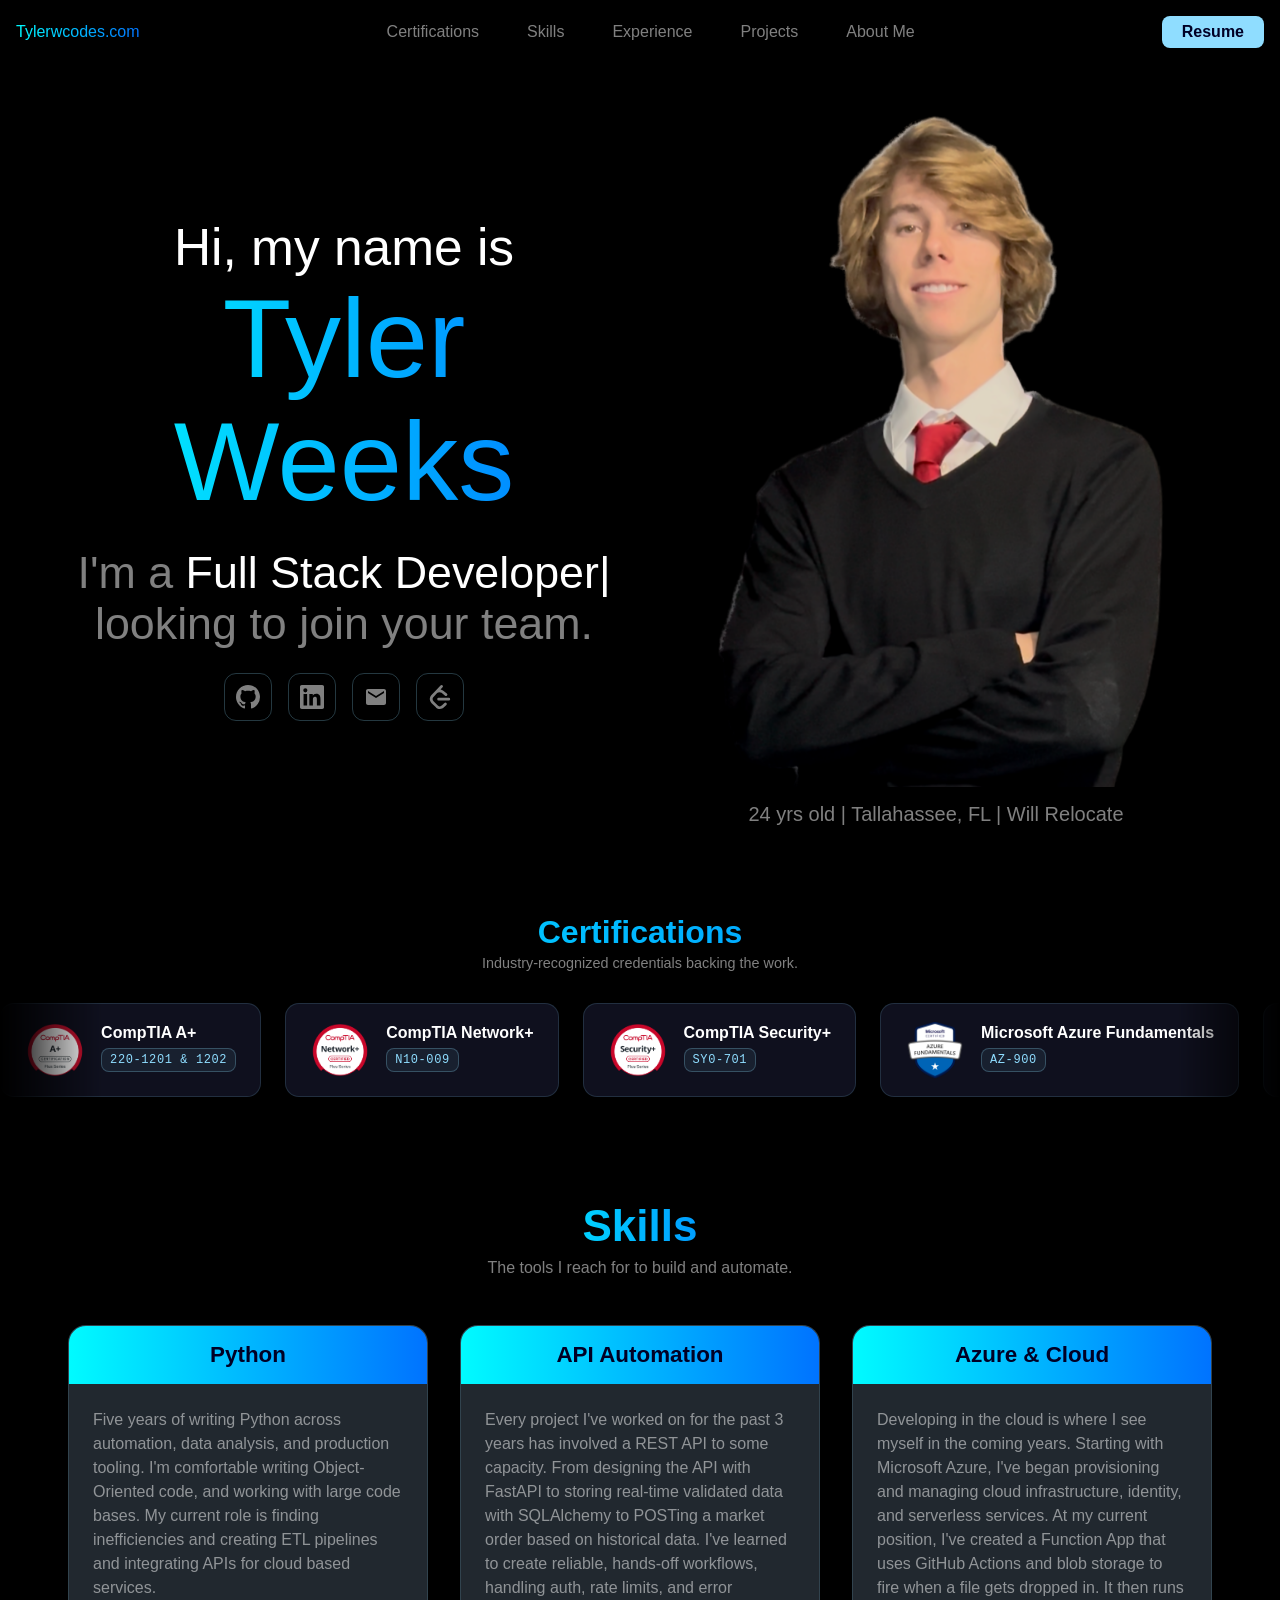
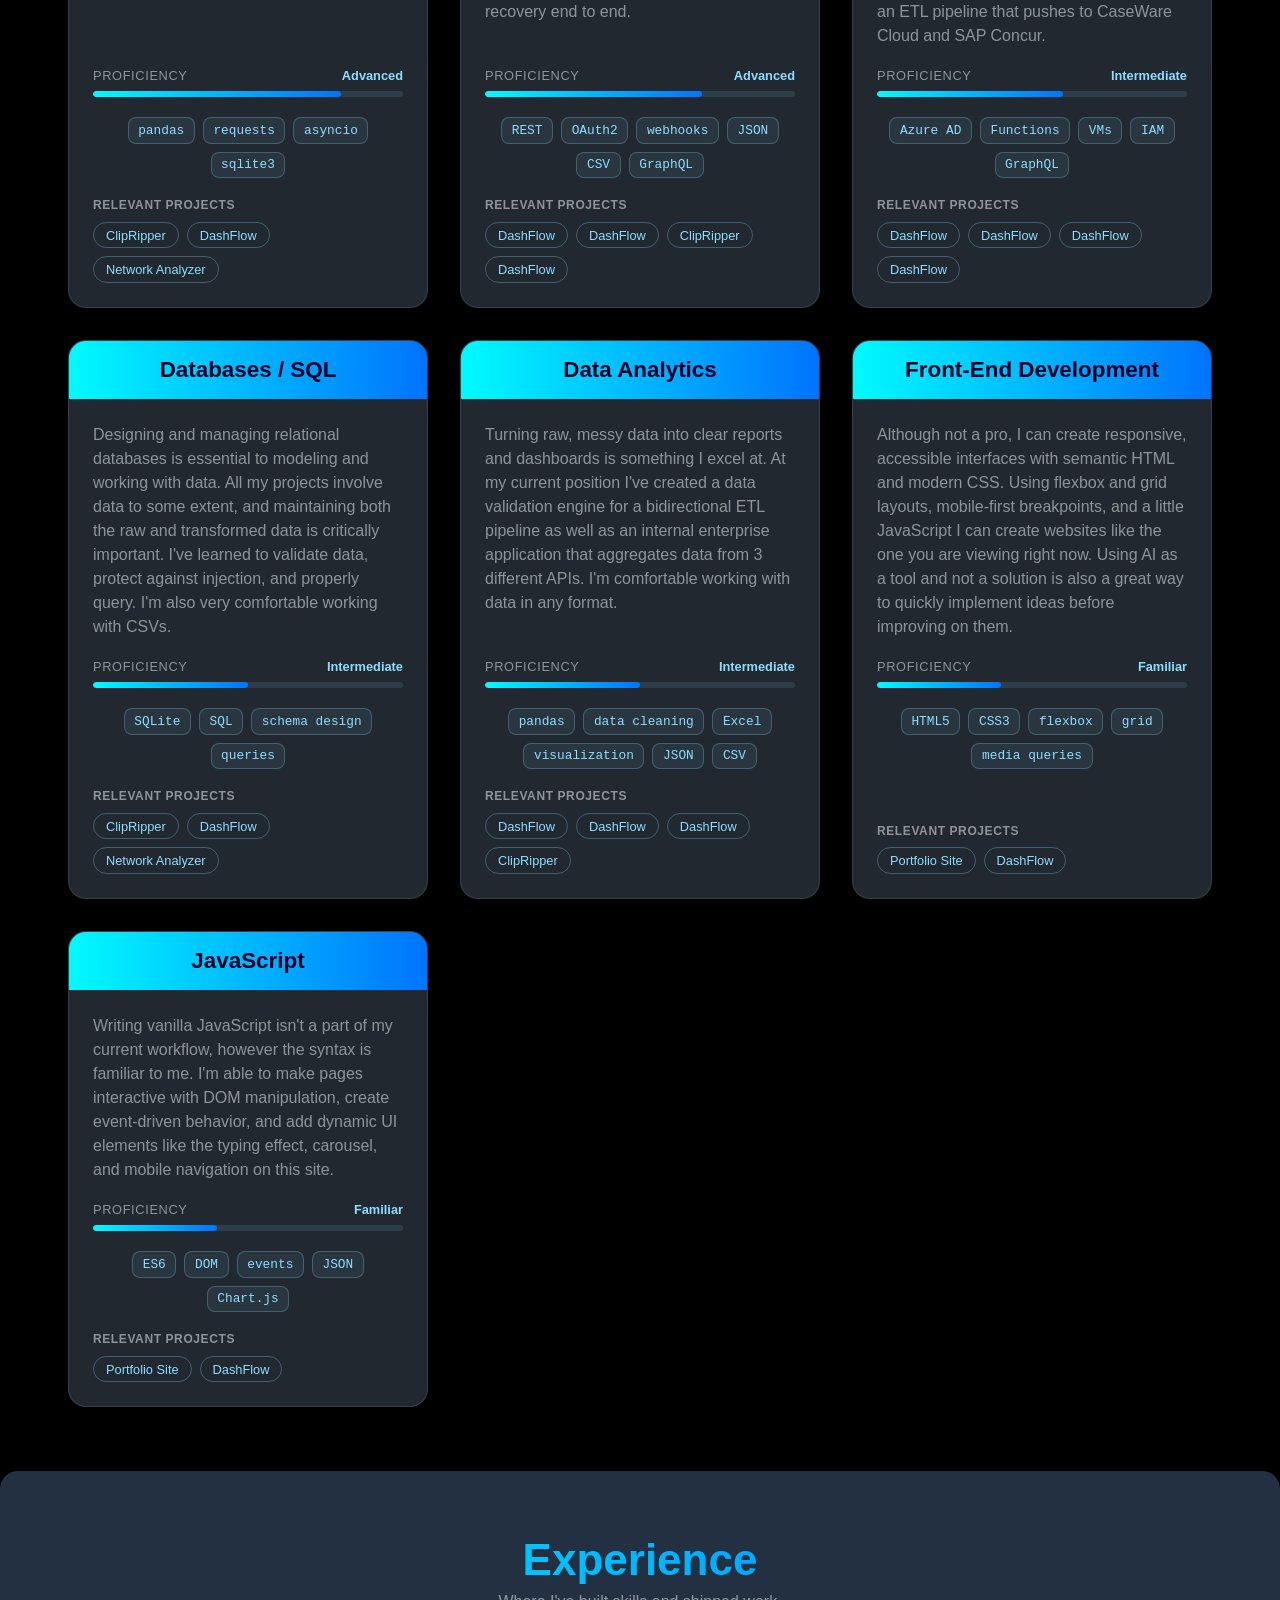
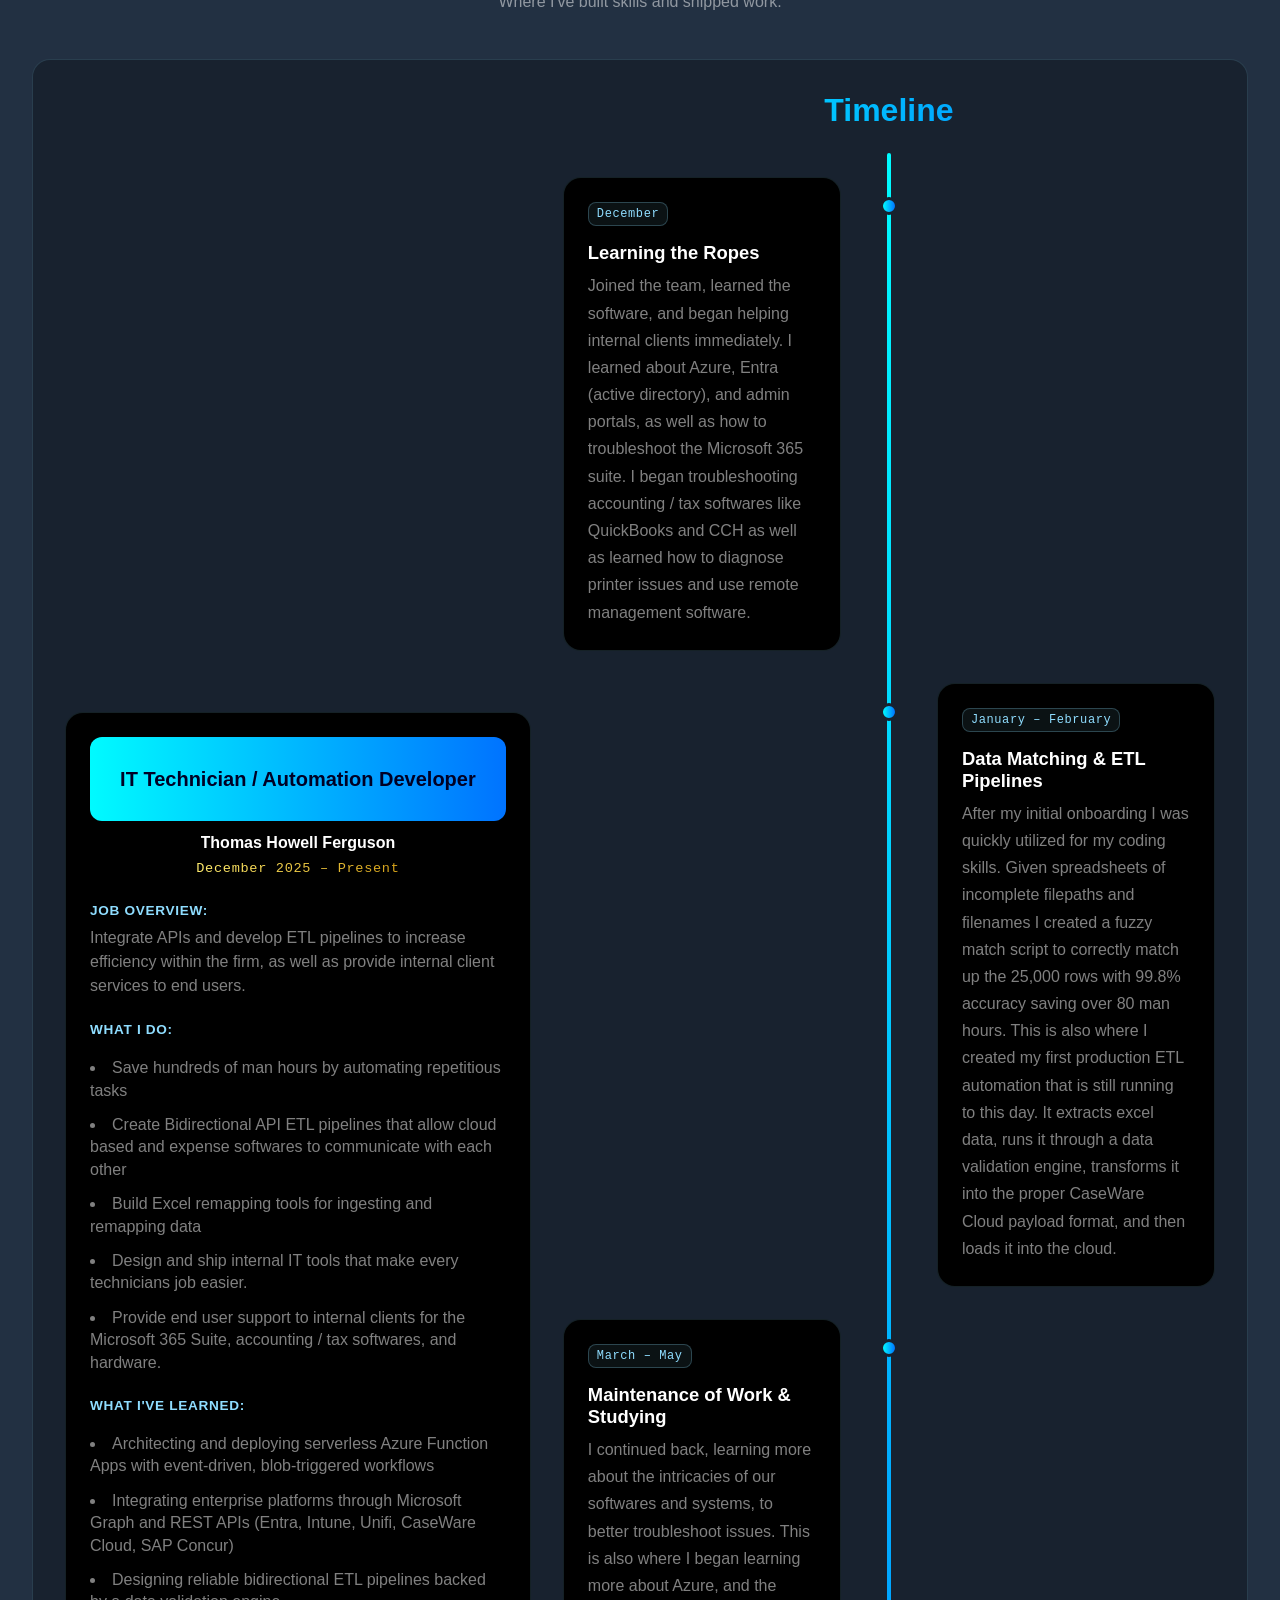
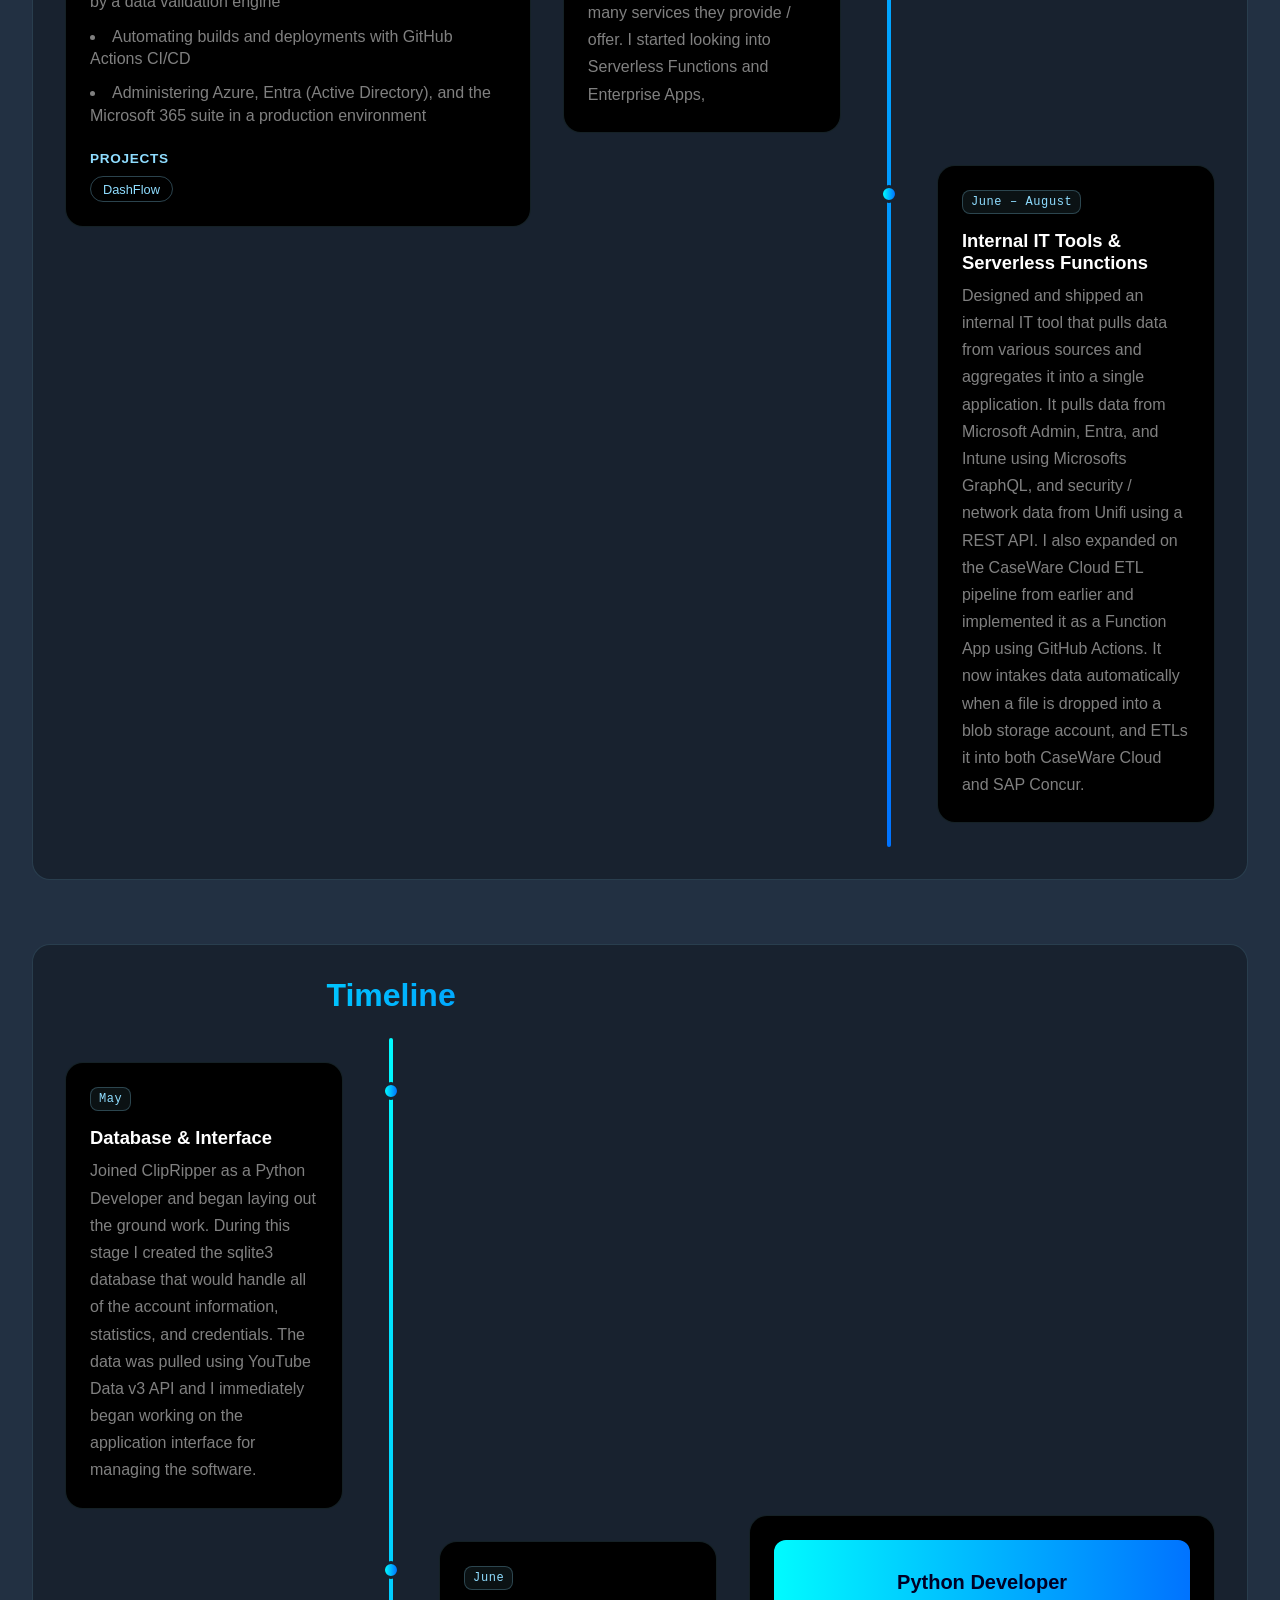
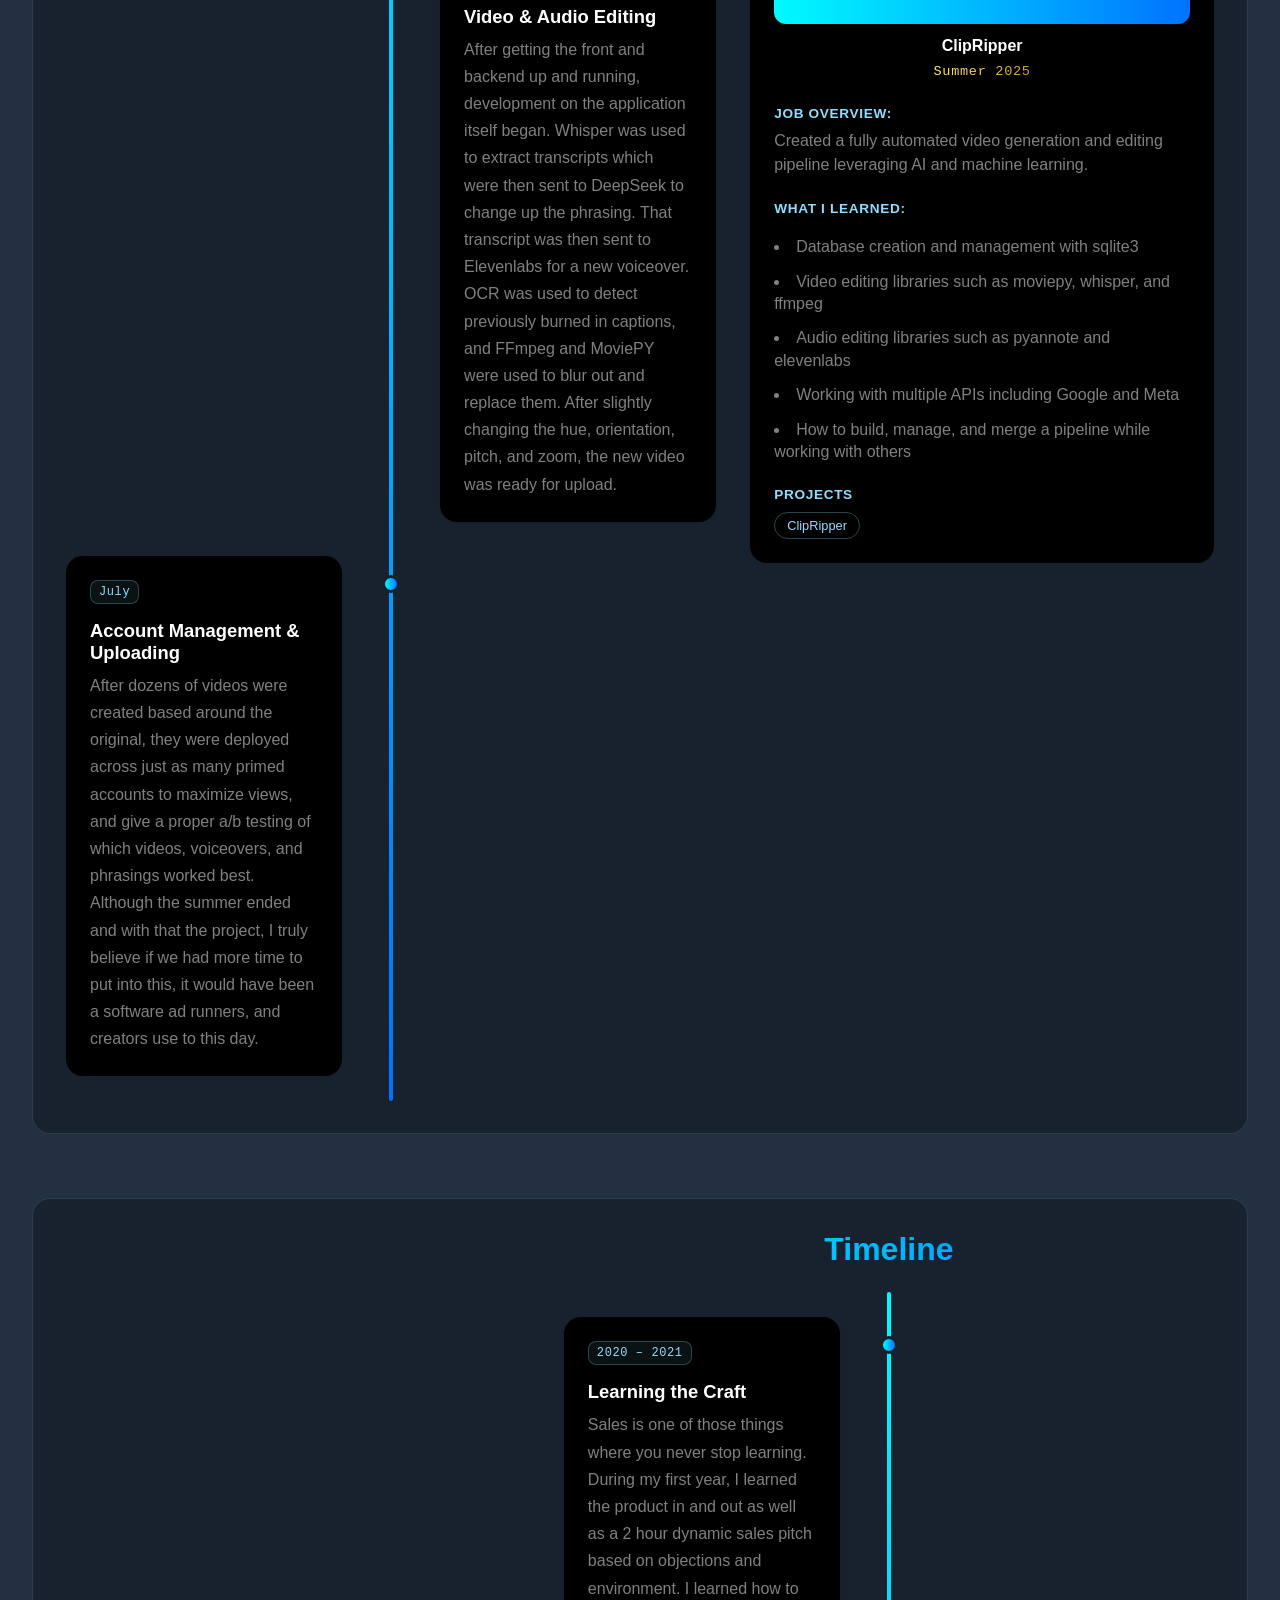
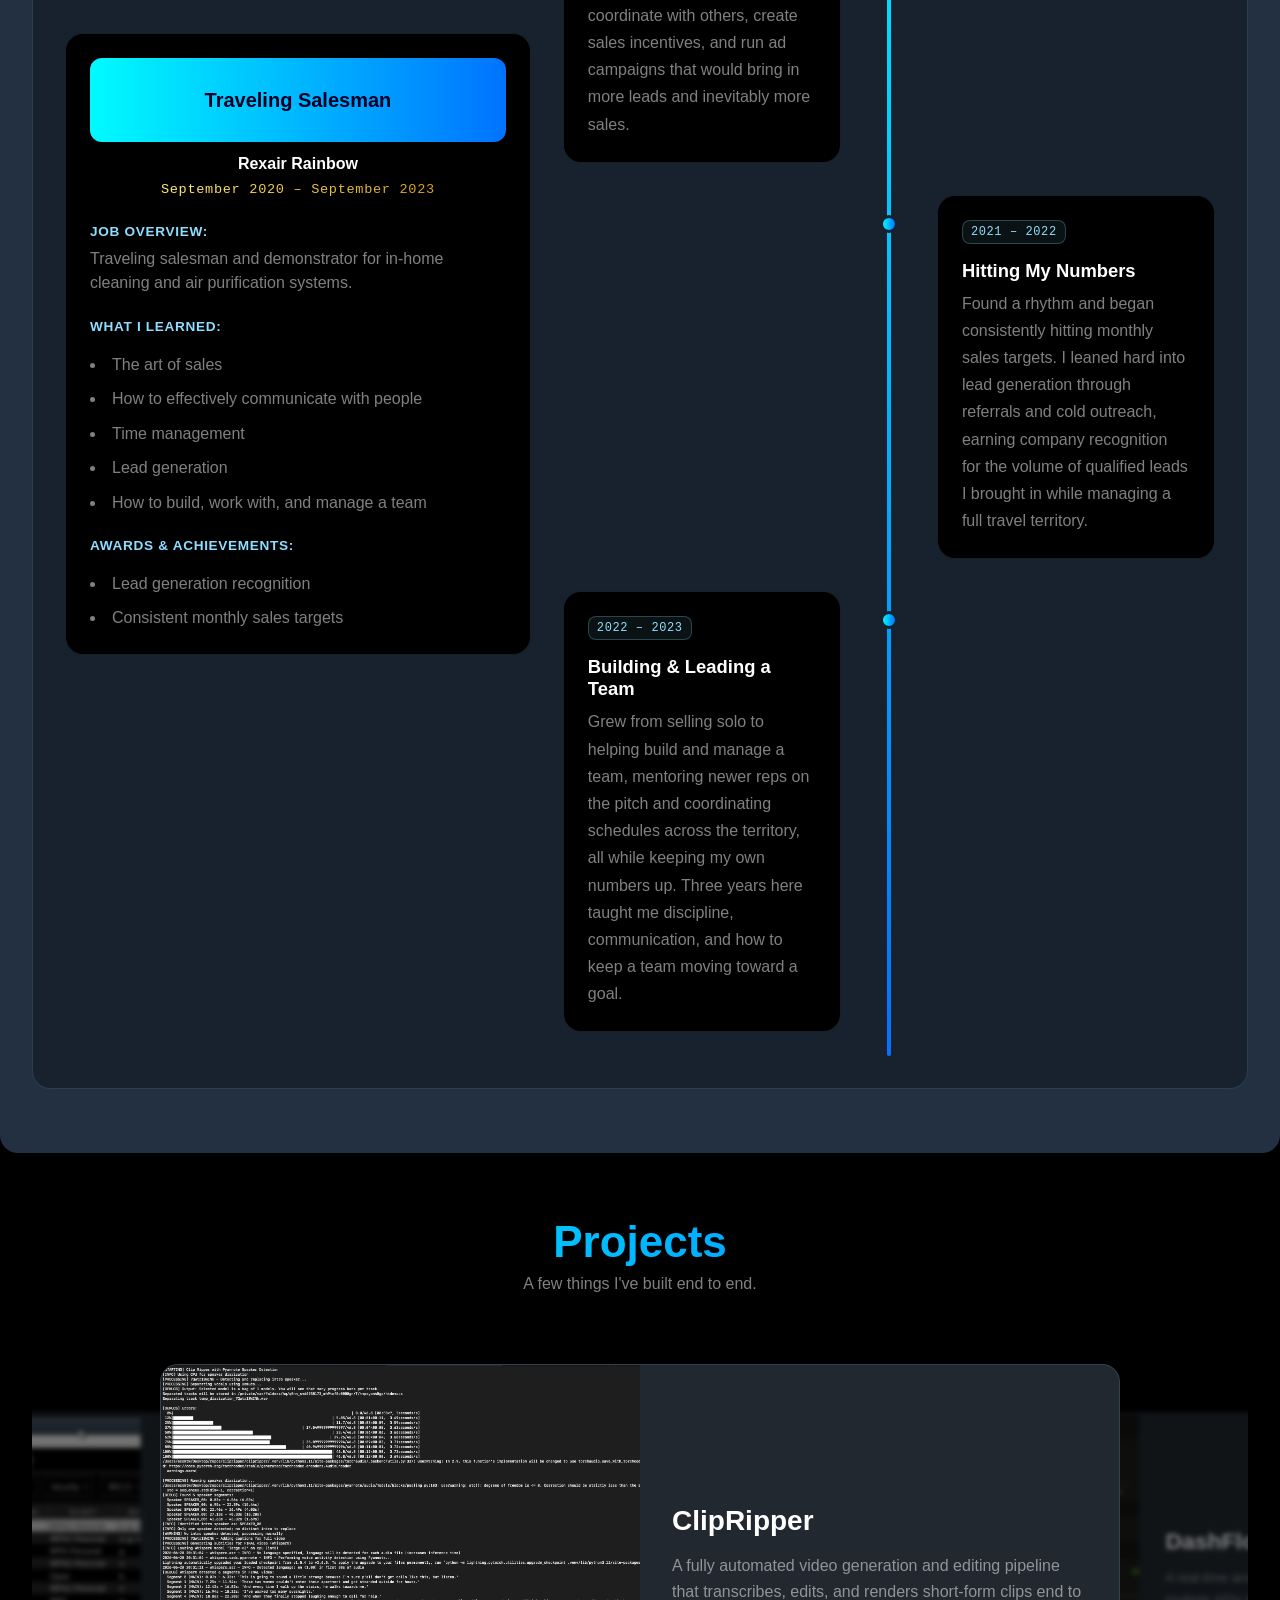
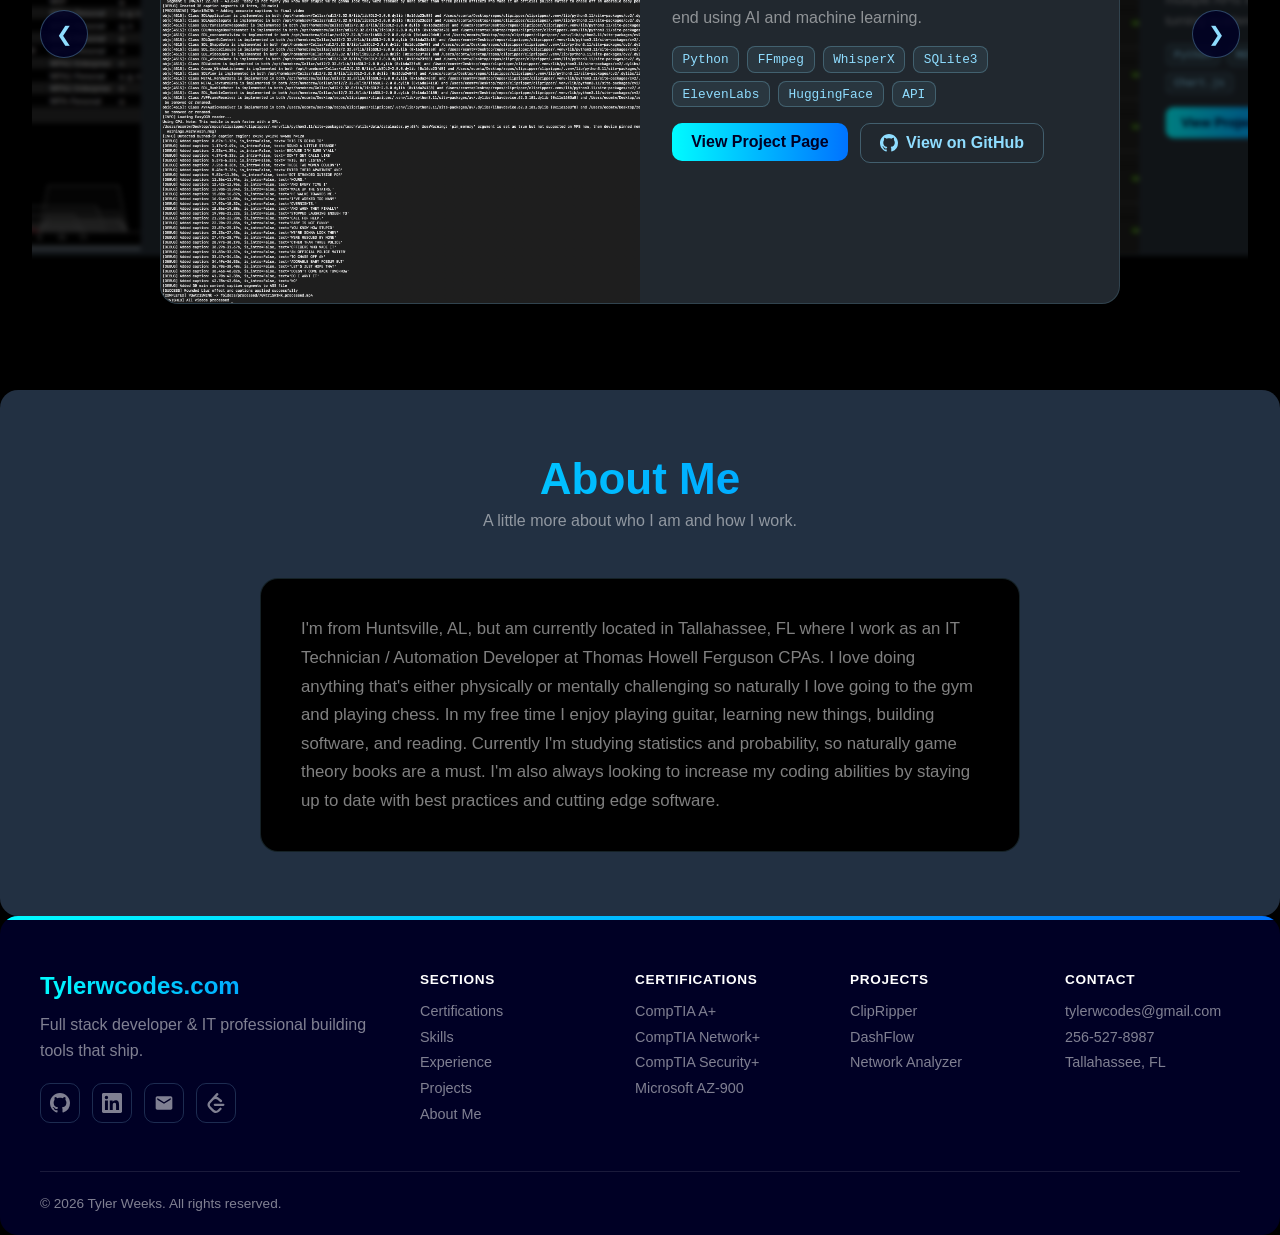
<file: index.html>
<!DOCTYPE html>
<html lang="en">
<head>
    <meta charset="UTF-8">
    <meta name="viewport" content="width=device-width, initial-scale=1.0">
    <link rel="stylesheet" type="text/css" href="styles.css">
    <title>Tylerwcodes</title>
</head>
<body>
    <header>
        <div class="header-left">
            <p class="gradient-text">Tylerwcodes.com</p>
        </div>
        <button class="hamburger" aria-label="Toggle navigation" aria-expanded="false">
            <span></span>
            <span></span>
            <span></span>
        </button>
        <div class="header-collapse">
            <div class="header-middle">
                <ul>
                    <li><a href="#certs">Certifications</a></li>
                    <li><a href="#skills">Skills</a></li>
                    <li><a href="#experience">Experience</a></li>
                    <li><a href="#projects">Projects</a></li>
                    <li><a href="#about">About Me</a></li>
                </ul>
            </div>
        </div>
        <div class="header-right">
            <a class="header-contact" href="resume.pdf" target="_blank" rel="noopener">Resume</a>
        </div>
        <div class="menu-overlay"></div>
    </header>
    <main>
        <section id="landing">
            <div class="landing-left">
                <div class="landing-left-t1">
                    <p>Hi, my name is</p>
                    <p class="name gradient-text">Tyler Weeks</p>
                </div>
                <div class="landing-left-t2">
                    <p>I'm <span class="typed-article" id="typed-article"></span><span class="typed-word" id="typed-word"></span><span class="cursor">|</span></p>
                    <p>looking to join your team.</p>
                </div>
                <div class="landing-socials">
                    <a href="https://github.com/tylerwcodes" target="_blank" rel="noopener" aria-label="GitHub">
                        <svg viewBox="0 0 16 16" width="24" height="24" fill="currentColor" aria-hidden="true"><path d="M8 0C3.58 0 0 3.58 0 8c0 3.54 2.29 6.53 5.47 7.59.4.07.55-.17.55-.38 0-.19-.01-.82-.01-1.49-2.01.37-2.53-.49-2.69-.94-.09-.23-.48-.94-.82-1.13-.28-.15-.68-.52-.01-.53.63-.01 1.08.58 1.23.82.72 1.21 1.87.87 2.33.66.07-.52.28-.87.51-1.07-1.78-.2-3.64-.89-3.64-3.95 0-.87.31-1.59.82-2.15-.08-.2-.36-1.02.08-2.12 0 0 .67-.21 2.2.82.64-.18 1.32-.27 2-.27.68 0 1.36.09 2 .27 1.53-1.04 2.2-.82 2.2-.82.44 1.1.16 1.92.08 2.12.51.56.82 1.27.82 2.15 0 3.07-1.87 3.75-3.65 3.95.29.25.54.73.54 1.48 0 1.07-.01 1.93-.01 2.2 0 .21.15.46.55.38A8.013 8.013 0 0016 8c0-4.42-3.58-8-8-8z"></path></svg>
                    </a>
                    <a href="https://www.linkedin.com/in/tylerdweeks" target="_blank" rel="noopener" aria-label="LinkedIn">
                        <svg viewBox="0 0 24 24" width="24" height="24" fill="currentColor" aria-hidden="true"><path d="M20.45 20.45h-3.56v-5.57c0-1.33-.02-3.04-1.85-3.04-1.85 0-2.13 1.45-2.13 2.94v5.67H9.35V9h3.42v1.56h.05c.48-.9 1.64-1.85 3.37-1.85 3.6 0 4.27 2.37 4.27 5.46v6.28zM5.34 7.43a2.06 2.06 0 110-4.13 2.06 2.06 0 010 4.13zM7.12 20.45H3.56V9h3.56v11.45zM22.22 0H1.77C.79 0 0 .77 0 1.73v20.54C0 23.22.79 24 1.77 24h20.45c.98 0 1.78-.78 1.78-1.73V1.73C24 .77 23.2 0 22.22 0z"></path></svg>
                    </a>
                    <a href="mailto:tylerwcodes@gmail.com" aria-label="Email">
                        <svg viewBox="0 0 24 24" width="24" height="24" fill="currentColor" aria-hidden="true"><path d="M20 4H4c-1.1 0-2 .9-2 2v12c0 1.1.9 2 2 2h16c1.1 0 2-.9 2-2V6c0-1.1-.9-2-2-2zm0 4l-8 5-8-5V6l8 5 8-5v2z"></path></svg>
                    </a>
                    <a href="https://leetcode.com/u/tylerwcodes" target="_blank" rel="noopener" aria-label="LeetCode">
                        <svg viewBox="0 0 24 24" width="24" height="24" fill="currentColor" aria-hidden="true"><path d="M13.483 0a1.374 1.374 0 0 0-.961.438L7.116 6.226l-3.854 4.126a5.266 5.266 0 0 0-1.209 2.104 5.35 5.35 0 0 0-.125.513 5.527 5.527 0 0 0 .062 2.362 5.83 5.83 0 0 0 .349 1.017 5.938 5.938 0 0 0 1.271 1.818l4.277 4.193.039.038c2.248 2.165 5.852 2.133 8.063-.074l2.396-2.392c.54-.54.54-1.414.003-1.955a1.378 1.378 0 0 0-1.951-.003l-2.396 2.392a3.021 3.021 0 0 1-4.205.038l-.02-.019-4.276-4.193c-.652-.64-.972-1.469-.948-2.263a2.68 2.68 0 0 1 .066-.523 2.545 2.545 0 0 1 .619-1.164L9.13 8.114c1.058-1.134 3.204-1.27 4.43-.278l3.501 2.831c.593.48 1.461.387 1.94-.207a1.384 1.384 0 0 0-.207-1.943l-3.5-2.831c-.8-.647-1.766-1.045-2.774-1.202l2.015-2.158A1.384 1.384 0 0 0 13.483 0zm-2.866 12.815a1.38 1.38 0 0 0-1.38 1.382 1.38 1.38 0 0 0 1.38 1.382H20.79a1.38 1.38 0 0 0 1.38-1.382 1.38 1.38 0 0 0-1.38-1.382z"></path></svg>
                    </a>
                </div>
            </div>
            <div class="landing-right">
                <div class="landing-right-img">
                    <img src="imgs/pic.png" alt="picture of me">
                </div>
                <div class="landing-right-info">
                    <p>24 yrs old | Tallahassee, FL | Will Relocate</p>
                </div>
            </div>
        </section>
        <section id="certs">
            <div class="certs-title">
                <h2 class="gradient-text">Certifications</h2>
                <p class="certs-subtitle">Industry-recognized credentials backing the work.</p>
            </div>
            <div class="certs-marquee">
                <div class="certs-track">
                    <div class="cert-item">
                        <img src="imgs/aplus.webp" alt="CompTIA A+ certification">
                        <div class="cert-meta">
                            <h3>CompTIA A+</h3>
                            <span class="cert-code">220-1201 &amp; 1202</span>
                        </div>
                    </div>
                    <div class="cert-item">
                        <img src="imgs/netplus.png" alt="CompTIA Network+ certification">
                        <div class="cert-meta">
                            <h3>CompTIA Network+</h3>
                            <span class="cert-code">N10-009</span>
                        </div>
                    </div>
                    <div class="cert-item">
                        <img src="imgs/secplus.png" alt="CompTIA Security+ certification">
                        <div class="cert-meta">
                            <h3>CompTIA Security+</h3>
                            <span class="cert-code">SY0-701</span>
                        </div>
                    </div>
                    <div class="cert-item">
                        <img src="imgs/az900.png" alt="Microsoft Azure Fundamentals certification" onerror="this.onerror=null;this.src='imgs/secplus.png'">
                        <div class="cert-meta">
                            <h3>Microsoft Azure Fundamentals</h3>
                            <span class="cert-code">AZ-900</span>
                        </div>
                    </div>
                    <!-- duplicate sets for a seamless loop: the track is two identical
                         halves of 8 items each, so one half is wider than the viewport
                         and the belt never shows empty space -->
                    <div class="cert-item" aria-hidden="true">
                        <img src="imgs/aplus.webp" alt="">
                        <div class="cert-meta">
                            <h3>CompTIA A+</h3>
                            <span class="cert-code">220-1201 &amp; 1202</span>
                        </div>
                    </div>
                    <div class="cert-item" aria-hidden="true">
                        <img src="imgs/netplus.png" alt="">
                        <div class="cert-meta">
                            <h3>CompTIA Network+</h3>
                            <span class="cert-code">N10-009</span>
                        </div>
                    </div>
                    <div class="cert-item" aria-hidden="true">
                        <img src="imgs/secplus.png" alt="">
                        <div class="cert-meta">
                            <h3>CompTIA Security+</h3>
                            <span class="cert-code">SY0-701</span>
                        </div>
                    </div>
                    <div class="cert-item" aria-hidden="true">
                        <img src="imgs/az900.png" alt="" onerror="this.onerror=null;this.src='imgs/secplus.png'">
                        <div class="cert-meta">
                            <h3>Microsoft Azure Fundamentals</h3>
                            <span class="cert-code">AZ-900</span>
                        </div>
                    </div>
                    <div class="cert-item" aria-hidden="true">
                        <img src="imgs/aplus.webp" alt="">
                        <div class="cert-meta">
                            <h3>CompTIA A+</h3>
                            <span class="cert-code">220-1201 &amp; 1202</span>
                        </div>
                    </div>
                    <div class="cert-item" aria-hidden="true">
                        <img src="imgs/netplus.png" alt="">
                        <div class="cert-meta">
                            <h3>CompTIA Network+</h3>
                            <span class="cert-code">N10-009</span>
                        </div>
                    </div>
                    <div class="cert-item" aria-hidden="true">
                        <img src="imgs/secplus.png" alt="">
                        <div class="cert-meta">
                            <h3>CompTIA Security+</h3>
                            <span class="cert-code">SY0-701</span>
                        </div>
                    </div>
                    <div class="cert-item" aria-hidden="true">
                        <img src="imgs/az900.png" alt="" onerror="this.onerror=null;this.src='imgs/secplus.png'">
                        <div class="cert-meta">
                            <h3>Microsoft Azure Fundamentals</h3>
                            <span class="cert-code">AZ-900</span>
                        </div>
                    </div>
                    <div class="cert-item" aria-hidden="true">
                        <img src="imgs/aplus.webp" alt="">
                        <div class="cert-meta">
                            <h3>CompTIA A+</h3>
                            <span class="cert-code">220-1201 &amp; 1202</span>
                        </div>
                    </div>
                    <div class="cert-item" aria-hidden="true">
                        <img src="imgs/netplus.png" alt="">
                        <div class="cert-meta">
                            <h3>CompTIA Network+</h3>
                            <span class="cert-code">N10-009</span>
                        </div>
                    </div>
                    <div class="cert-item" aria-hidden="true">
                        <img src="imgs/secplus.png" alt="">
                        <div class="cert-meta">
                            <h3>CompTIA Security+</h3>
                            <span class="cert-code">SY0-701</span>
                        </div>
                    </div>
                    <div class="cert-item" aria-hidden="true">
                        <img src="imgs/az900.png" alt="" onerror="this.onerror=null;this.src='imgs/secplus.png'">
                        <div class="cert-meta">
                            <h3>Microsoft Azure Fundamentals</h3>
                            <span class="cert-code">AZ-900</span>
                        </div>
                    </div>
                </div>
            </div>
        </section>
        <section id="skills">
            <div class="skills-title">
                <h2 class="gradient-text">Skills</h2>
                <p class="skills-subtitle">The tools I reach for to build and automate.</p>
            </div>
            <div class="skills-container">
                <div class="skill">
                    <div class="skill-title">
                        <h4>Python</h4>
                    </div>
                    <div class="skill-info">
                        <p>Five years of writing Python across automation, data analysis, and production tooling. I'm comfortable writing Object-Oriented code, and working with large code bases. My current role is finding inefficiencies and creating ETL pipelines and integrating APIs for cloud based services.</p>
                        <div class="skill-proficiency">
                            <div class="skill-proficiency-head">
                                <span>Proficiency</span>
                                <span>Advanced</span>
                            </div>
                            <div class="skill-bar">
                                <div class="skill-bar-fill" style="width: 80%;"></div>
                            </div>
                        </div>
                        <div class="skill-tags">
                            <span>pandas</span>
                            <span>requests</span>
                            <span>asyncio</span>
                            <span>sqlite3</span>
                        </div>
                        <div class="skill-projects">
                            <h5>Relevant Projects</h5>
                            <div class="skill-project-links">
                                <a href="#clipripper">ClipRipper</a>
                                <a href="#dashflow">DashFlow</a>
                                <a href="#network-analyzer">Network Analyzer</a>
                            </div>
                        </div>
                    </div>
                </div>
                <div class="skill">
                    <div class="skill-title">
                        <h4>API Automation</h4>
                    </div>
                    <div class="skill-info">
                        <p>Every project I've worked on for the past 3 years has involved a REST API to some capacity. From designing the API with FastAPI to storing real-time validated data with SQLAlchemy to POSTing a market order based on historical data. I've learned to create reliable, hands-off workflows, handling auth, rate limits, and error recovery end to end.</p>
                        <div class="skill-proficiency">
                            <div class="skill-proficiency-head">
                                <span>Proficiency</span>
                                <span>Advanced</span>
                            </div>
                            <div class="skill-bar">
                                <div class="skill-bar-fill" style="width: 70%;"></div>
                            </div>
                        </div>
                        <div class="skill-tags">
                            <span>REST</span>
                            <span>OAuth2</span>
                            <span>webhooks</span>
                            <span>JSON</span>
                            <span>CSV</span>
                            <span>GraphQL</span>
                        </div>
                        <div class="skill-projects">
                            <h5>Relevant Projects</h5>
                            <div class="skill-project-links">
                                <a href="#dashflow">DashFlow</a>
                                <a href="#dashflow">DashFlow</a>
                                <a href="#clipripper">ClipRipper</a>
                                <a href="#dashflow">DashFlow</a>
                            </div>
                        </div>
                    </div>
                </div>
                <div class="skill">
                    <div class="skill-title">
                        <h4>Azure &amp; Cloud</h4>
                    </div>
                    <div class="skill-info">
                        <p>Developing in the cloud is where I see myself in the coming years. Starting with Microsoft Azure, I've began provisioning and managing cloud infrastructure, identity, and serverless services. At my current position, I've created a Function App that uses GitHub Actions and blob storage to fire when a file gets dropped in. It then runs an ETL pipeline that pushes to CaseWare Cloud and SAP Concur.</p>
                        <div class="skill-proficiency">
                            <div class="skill-proficiency-head">
                                <span>Proficiency</span>
                                <span>Intermediate</span>
                            </div>
                            <div class="skill-bar">
                                <div class="skill-bar-fill" style="width: 60%;"></div>
                            </div>
                        </div>
                        <div class="skill-tags">
                            <span>Azure AD</span>
                            <span>Functions</span>
                            <span>VMs</span>
                            <span>IAM</span>
                            <span>GraphQL</span>
                        </div>
                        <div class="skill-projects">
                            <h5>Relevant Projects</h5>
                            <div class="skill-project-links">
                                <a href="#dashflow">DashFlow</a>
                                <a href="#dashflow">DashFlow</a>
                                <a href="#dashflow">DashFlow</a>
                                <a href="#dashflow">DashFlow</a>
                            </div>
                        </div>
                    </div>
                </div>
                <div class="skill">
                    <div class="skill-title">
                        <h4>Databases / SQL</h4>
                    </div>
                    <div class="skill-info">
                        <p>Designing and managing relational databases is essential to modeling and working with data. All my projects involve data to some extent, and maintaining both the raw and transformed data is critically important. I've learned to validate data, protect against injection, and properly query. I'm also very comfortable working with CSVs.</p>
                        <div class="skill-proficiency">
                            <div class="skill-proficiency-head">
                                <span>Proficiency</span>
                                <span>Intermediate</span>
                            </div>
                            <div class="skill-bar">
                                <div class="skill-bar-fill" style="width: 50%;"></div>
                            </div>
                        </div>
                        <div class="skill-tags">
                            <span>SQLite</span>
                            <span>SQL</span>
                            <span>schema design</span>
                            <span>queries</span>
                        </div>
                        <div class="skill-projects">
                            <h5>Relevant Projects</h5>
                            <div class="skill-project-links">
                                <a href="#clipripper">ClipRipper</a>
                                <a href="#dashflow">DashFlow</a>
                                <a href="#network-analyzer">Network Analyzer</a>
                            </div>
                        </div>
                    </div>
                </div>
                <div class="skill">
                    <div class="skill-title">
                        <h4>Data Analytics</h4>
                    </div>
                    <div class="skill-info">
                        <p>Turning raw, messy data into clear reports and dashboards is something I excel at. At my current position I've created a data validation engine for a bidirectional ETL pipeline as well as an internal enterprise application that aggregates data from 3 different APIs. I'm comfortable working with data in any format.</p>
                        <div class="skill-proficiency">
                            <div class="skill-proficiency-head">
                                <span>Proficiency</span>
                                <span>Intermediate</span>
                            </div>
                            <div class="skill-bar">
                                <div class="skill-bar-fill" style="width: 50%;"></div>
                            </div>
                        </div>
                        <div class="skill-tags">
                            <span>pandas</span>
                            <span>data cleaning</span>
                            <span>Excel</span>
                            <span>visualization</span>
                            <span>JSON</span>
                            <span>CSV</span>
                        </div>
                        <div class="skill-projects">
                            <h5>Relevant Projects</h5>
                            <div class="skill-project-links">
                                <a href="#dashflow">DashFlow</a>
                                <a href="#dashflow">DashFlow</a>
                                <a href="#dashflow">DashFlow</a>
                                <a href="#clipripper">ClipRipper</a>
                            </div>
                        </div>
                    </div>
                </div>
                <div class="skill">
                    <div class="skill-title">
                        <h4>Front-End Development</h4>
                    </div>
                    <div class="skill-info">
                        <p>Although not a pro, I can create responsive, accessible interfaces with semantic HTML and modern CSS. Using flexbox and grid layouts, mobile-first breakpoints, and a little JavaScript I can create websites like the one you are viewing right now. Using AI as a tool and not a solution is also a great way to quickly implement ideas before improving on them.</p>
                        <div class="skill-proficiency">
                            <div class="skill-proficiency-head">
                                <span>Proficiency</span>
                                <span>Familiar</span>
                            </div>
                            <div class="skill-bar">
                                <div class="skill-bar-fill" style="width: 40%;"></div>
                            </div>
                        </div>
                        <div class="skill-tags">
                            <span>HTML5</span>
                            <span>CSS3</span>
                            <span>flexbox</span>
                            <span>grid</span>
                            <span>media queries</span>
                        </div>
                        <div class="skill-projects">
                            <h5>Relevant Projects</h5>
                            <div class="skill-project-links">
                                <a href="https://github.com/tylerwcodes/tylerwcodes-site" target="_blank" rel="noopener">Portfolio Site</a>
                                <a href="#dashflow">DashFlow</a>
                            </div>
                        </div>
                    </div>
                </div>
                <div class="skill">
                    <div class="skill-title">
                        <h4>JavaScript</h4>
                    </div>
                    <div class="skill-info">
                        <p>Writing vanilla JavaScript isn't a part of my current workflow, however the syntax is familiar to me. I'm able to make pages interactive with DOM manipulation, create event-driven behavior, and add dynamic UI elements like the typing effect, carousel, and mobile navigation on this site.</p>
                        <div class="skill-proficiency">
                            <div class="skill-proficiency-head">
                                <span>Proficiency</span>
                                <span>Familiar</span>
                            </div>
                            <div class="skill-bar">
                                <div class="skill-bar-fill" style="width: 40%;"></div>
                            </div>
                        </div>
                        <div class="skill-tags">
                            <span>ES6</span>
                            <span>DOM</span>
                            <span>events</span>
                            <span>JSON</span>
                            <span>Chart.js</span>
                        </div>
                        <div class="skill-projects">
                            <h5>Relevant Projects</h5>
                            <div class="skill-project-links">
                                <a href="https://github.com/tylerwcodes/tylerwcodes-site" target="_blank" rel="noopener">Portfolio Site</a>
                                <a href="#dashflow">DashFlow</a>
                            </div>
                        </div>
                    </div>
                </div>
            </div>
        </section>
        <section id="experience">
            <div class="experience-title">
                <h2 class="gradient-text">Experience</h2>
                <p class="experience-subtitle">Where I've built skills and shipped work.</p>
            </div>
            <div class="experience-detail">
                <div class="experiences experience-detail-left">
                    <div class="experience-card">
                        <h2>IT Technician / Automation Developer</h2>
                        <p class="experience-company">Thomas Howell Ferguson</p>
                        <p class="experience-date">December 2025 &ndash; Present</p>
                        <div class="experience-info">
                            <h4>Job Overview:</h4>
                            <p>Integrate APIs and develop ETL pipelines to increase efficiency within the firm, as well as provide internal client services to end users.</p>
                            <h4>What I Do:</h4>
                            <ul>
                                <li>Save hundreds of man hours by automating repetitious tasks</li>
                                <li>Create Bidirectional API ETL pipelines that allow cloud based and expense softwares to communicate with each other</li>
                                <li>Build Excel remapping tools for ingesting and remapping data</li>
                                <li>Design and ship internal IT tools that make every technicians job easier.</li>
                                <li>Provide end user support to internal clients for the Microsoft 365 Suite, accounting / tax softwares, and hardware.</li>
                            </ul>
                            <h4>What I've Learned:</h4>
                            <ul>
                                <li>Architecting and deploying serverless Azure Function Apps with event-driven, blob-triggered workflows</li>
                                <li>Integrating enterprise platforms through Microsoft Graph and REST APIs (Entra, Intune, Unifi, CaseWare Cloud, SAP Concur)</li>
                                <li>Designing reliable bidirectional ETL pipelines backed by a data validation engine</li>
                                <li>Automating builds and deployments with GitHub Actions CI/CD</li>
                                <li>Administering Azure, Entra (Active Directory), and the Microsoft 365 suite in a production environment</li>
                            </ul>
                            <div class="experience-projects">
                                <h5>Projects</h5>
                                <div class="experience-project-links">
                                    <a href="projects/dashflow.html">DashFlow</a>
                                </div>
                            </div>
                        </div>
                    </div>
                </div>
                <div class="experience-timeline">
                    <h4 class="gradient-text">Timeline</h4>
                    <div class="timeline">
                        <div class="timeline-item">
                            <div class="timeline-card">
                                <span class="timeline-step">December</span>
                                <h3>Learning the Ropes</h3>
                                <p>Joined the team, learned the software, and began helping internal clients immediately. I learned about Azure, Entra (active directory), and admin portals, as well as how to troubleshoot the Microsoft 365 suite. I began troubleshooting accounting / tax softwares like QuickBooks and CCH as well as learned how to diagnose printer issues and use remote management software.</p>
                            </div>
                        </div>
                        <div class="timeline-item">
                            <div class="timeline-card">
                                <span class="timeline-step">January &ndash; February</span>
                                <h3>Data Matching &amp; ETL Pipelines</h3>
                                <p>After my initial onboarding I was quickly utilized for my coding skills. Given spreadsheets of incomplete filepaths and filenames I created a fuzzy match script to correctly match up the 25,000 rows with 99.8% accuracy saving over 80 man hours. This is also where I created my first production ETL automation that is still running to this day. It extracts excel data, runs it through a data validation engine, transforms it into the proper CaseWare Cloud payload format, and then loads it into the cloud.</p>
                            </div>
                        </div>
                        <div class="timeline-item">
                            <div class="timeline-card">
                                <span class="timeline-step">March &ndash; May</span>
                                <h3>Maintenance of Work &amp; Studying</h3>
                                <p>I continued back, learning more about the intricacies of our softwares and systems, to better troubleshoot issues. This is also where I began learning more about Azure, and the many services they provide / offer. I started looking into Serverless Functions and Enterprise Apps, </p>
                            </div>
                        </div>
                        <div class="timeline-item">
                            <div class="timeline-card">
                                <span class="timeline-step">June &ndash; August</span>
                                <h3>Internal IT Tools &amp; Serverless Functions</h3>
                                <p>Designed and shipped an internal IT tool that pulls data from various sources and aggregates it into a single application. It pulls data from Microsoft Admin, Entra, and Intune using Microsofts GraphQL, and security / network data from Unifi using a REST API. I also expanded on the CaseWare Cloud ETL pipeline from earlier and implemented it as a Function App using GitHub Actions. It now intakes data automatically when a file is dropped into a blob storage account, and ETLs it into both CaseWare Cloud and SAP Concur.</p>
                            </div>
                        </div>
                    </div>
                </div>
            </div>
            <div class="experience-detail reverse">
                <div class="experiences experience-detail-left">
                    <div class="experience-card">
                        <h2>Python Developer</h2>
                        <p class="experience-company">ClipRipper</p>
                        <p class="experience-date">Summer 2025</p>
                        <div class="experience-info">
                            <h4>Job Overview:</h4>
                            <p>Created a fully automated video generation and editing pipeline leveraging AI and machine learning.</p>
                            <h4>What I Learned:</h4>
                            <ul>
                                <li>Database creation and management with sqlite3</li>
                                <li>Video editing libraries such as moviepy, whisper, and ffmpeg</li>
                                <li>Audio editing libraries such as pyannote and elevenlabs</li>
                                <li>Working with multiple APIs including Google and Meta</li>
                                <li>How to build, manage, and merge a pipeline while working with others</li>
                            </ul>
                            <div class="experience-projects">
                                <h5>Projects</h5>
                                <div class="experience-project-links">
                                    <a href="projects/clipripper.html">ClipRipper</a>
                                </div>
                            </div>
                        </div>
                    </div>
                </div>
                <div class="experience-timeline">
                    <h4 class="gradient-text">Timeline</h4>
                    <div class="timeline">
                        <div class="timeline-item">
                            <div class="timeline-card">
                                <span class="timeline-step">May</span>
                                <h3>Database &amp; Interface</h3>
                                <p>Joined ClipRipper as a Python Developer and began laying out the ground work. During this stage I created the sqlite3 database that would handle all of the account information, statistics, and credentials. The data was pulled using YouTube Data v3 API and I immediately began working on the application interface for managing the software.</p>
                            </div>
                        </div>
                        <div class="timeline-item">
                            <div class="timeline-card">
                                <span class="timeline-step">June</span>
                                <h3>Video &amp; Audio Editing</h3>
                                <p>After getting the front and backend up and running, development on the application itself began. Whisper was used to extract transcripts which were then sent to DeepSeek to change up the phrasing. That transcript was then sent to Elevenlabs for a new voiceover. OCR was used to detect previously burned in captions, and FFmpeg and MoviePY were used to blur out and replace them. After slightly changing the hue, orientation, pitch, and zoom, the new video was ready for upload.</p>
                            </div>
                        </div>
                        <div class="timeline-item">
                            <div class="timeline-card">
                                <span class="timeline-step">July</span>
                                <h3>Account Management &amp; Uploading</h3>
                                <p>After dozens of videos were created based around the original, they were deployed across just as many primed accounts to maximize views, and give a proper a/b testing of which videos, voiceovers, and phrasings worked best. Although the summer ended and with that the project, I truly believe if we had more time to put into this, it would have been a software ad runners, and creators use to this day.</p>
                            </div>
                        </div>
                    </div>
                </div>
            </div>
            <div class="experience-detail">
                <div class="experiences experience-detail-left">
                    <div class="experience-card">
                        <h2>Traveling Salesman</h2>
                        <p class="experience-company">Rexair Rainbow</p>
                        <p class="experience-date">September 2020 &ndash; September 2023</p>
                        <div class="experience-info">
                            <h4>Job Overview:</h4>
                            <p>Traveling salesman and demonstrator for in-home cleaning and air purification systems.</p>
                            <h4>What I Learned:</h4>
                            <ul>
                                <li>The art of sales</li>
                                <li>How to effectively communicate with people</li>
                                <li>Time management</li>
                                <li>Lead generation</li>
                                <li>How to build, work with, and manage a team</li>
                            </ul>
                            <h4>Awards &amp; Achievements:</h4>
                            <ul>
                                <li>Lead generation recognition</li>
                                <li>Consistent monthly sales targets</li>
                            </ul>
                        </div>
                    </div>
                </div>
                <div class="experience-timeline">
                    <h4 class="gradient-text">Timeline</h4>
                    <div class="timeline">
                        <div class="timeline-item">
                            <div class="timeline-card">
                                <span class="timeline-step">2020 &ndash; 2021</span>
                                <h3>Learning the Craft</h3>
                                <p>Sales is one of those things where you never stop learning. During my first year, I learned the product in and out as well as a 2 hour dynamic sales pitch based on objections and environment. I learned how to coordinate with others, create sales incentives, and run ad campaigns that would bring in more leads and inevitably more sales.</p>
                            </div>
                        </div>
                        <div class="timeline-item">
                            <div class="timeline-card">
                                <span class="timeline-step">2021 &ndash; 2022</span>
                                <h3>Hitting My Numbers</h3>
                                <p>Found a rhythm and began consistently hitting monthly sales targets. I leaned hard into lead generation through referrals and cold outreach, earning company recognition for the volume of qualified leads I brought in while managing a full travel territory.</p>
                            </div>
                        </div>
                        <div class="timeline-item">
                            <div class="timeline-card">
                                <span class="timeline-step">2022 &ndash; 2023</span>
                                <h3>Building &amp; Leading a Team</h3>
                                <p>Grew from selling solo to helping build and manage a team, mentoring newer reps on the pitch and coordinating schedules across the territory, all while keeping my own numbers up. Three years here taught me discipline, communication, and how to keep a team moving toward a goal.</p>
                            </div>
                        </div>
                    </div>
                </div>
            </div>
        </section>
        <section id="projects">
            <div class="projects-title">
                <h2 class="gradient-text">Projects</h2>
                <p class="projects-subtitle">A few things I've built end to end.</p>
            </div>
            <div class="carousel">
                <button class="carousel-arrow carousel-prev" aria-label="Previous project">&#10094;</button>
                <div class="carousel-stage">
                <article class="project-card" id="clipripper">
                    <div class="project-image">
                        <img src="imgs/project-1.png" alt="ClipRipper screenshot">
                    </div>
                    <div class="project-content">
                        <h3>ClipRipper</h3>
                        <p>A fully automated video generation and editing pipeline that transcribes, edits, and renders short-form clips end to end using AI and machine learning.</p>
                        <div class="project-tags">
                            <span>Python</span>
                            <span>FFmpeg</span>
                            <span>WhisperX</span>
                            <span>SQLite3</span>
                            <span>ElevenLabs</span>
                            <span>HuggingFace</span>
                            <span>API</span>

                        </div>
                        <div class="project-links">
                            <a class="project-link" href="projects/clipripper.html">View Project Page</a>
                            <a class="project-link secondary" href="https://github.com/tylerwcodes/clipripper" target="_blank" rel="noopener">
                                <svg viewBox="0 0 16 16" width="18" height="18" fill="currentColor" aria-hidden="true"><path d="M8 0C3.58 0 0 3.58 0 8c0 3.54 2.29 6.53 5.47 7.59.4.07.55-.17.55-.38 0-.19-.01-.82-.01-1.49-2.01.37-2.53-.49-2.69-.94-.09-.23-.48-.94-.82-1.13-.28-.15-.68-.52-.01-.53.63-.01 1.08.58 1.23.82.72 1.21 1.87.87 2.33.66.07-.52.28-.87.51-1.07-1.78-.2-3.64-.89-3.64-3.95 0-.87.31-1.59.82-2.15-.08-.2-.36-1.02.08-2.12 0 0 .67-.21 2.2.82.64-.18 1.32-.27 2-.27.68 0 1.36.09 2 .27 1.53-1.04 2.2-.82 2.2-.82.44 1.1.16 1.92.08 2.12.51.56.82 1.27.82 2.15 0 3.07-1.87 3.75-3.65 3.95.29.25.54.73.54 1.48 0 1.07-.01 1.93-.01 2.2 0 .21.15.46.55.38A8.013 8.013 0 0016 8c0-4.42-3.58-8-8-8z"></path></svg>
                                View on GitHub
                            </a>
                        </div>
                    </div>
                </article>
                <article class="project-card" id="dashflow">
                    <div class="project-image">
                        <img src="imgs/project-2.jpg" alt="DashFlow screenshot" onerror="this.onerror=null;this.src='imgs/project-1.png'">
                    </div>
                    <div class="project-content">
                        <h3>DashFlow</h3>
                        <p>A real-time analytics dashboard that pulls data from multiple APIs into a single automated reporting view, turning scattered metrics into one live picture.</p>
                        <div class="project-tags">
                            <span>Python</span>
                            <span>REST APIs</span>
                            <span>pandas</span>
                            <span>JavaScript</span>
                            <span>Chart.js</span>
                        </div>
                        <div class="project-links">
                            <a class="project-link" href="projects/dashflow.html">View Project Page</a>
                            <a class="project-link secondary" href="https://github.com/tylerwcodes/dashflow" target="_blank" rel="noopener">
                                <svg viewBox="0 0 16 16" width="18" height="18" fill="currentColor" aria-hidden="true"><path d="M8 0C3.58 0 0 3.58 0 8c0 3.54 2.29 6.53 5.47 7.59.4.07.55-.17.55-.38 0-.19-.01-.82-.01-1.49-2.01.37-2.53-.49-2.69-.94-.09-.23-.48-.94-.82-1.13-.28-.15-.68-.52-.01-.53.63-.01 1.08.58 1.23.82.72 1.21 1.87.87 2.33.66.07-.52.28-.87.51-1.07-1.78-.2-3.64-.89-3.64-3.95 0-.87.31-1.59.82-2.15-.08-.2-.36-1.02.08-2.12 0 0 .67-.21 2.2.82.64-.18 1.32-.27 2-.27.68 0 1.36.09 2 .27 1.53-1.04 2.2-.82 2.2-.82.44 1.1.16 1.92.08 2.12.51.56.82 1.27.82 2.15 0 3.07-1.87 3.75-3.65 3.95.29.25.54.73.54 1.48 0 1.07-.01 1.93-.01 2.2 0 .21.15.46.55.38A8.013 8.013 0 0016 8c0-4.42-3.58-8-8-8z"></path></svg>
                                View on GitHub
                            </a>
                        </div>
                    </div>
                </article>
                <article class="project-card" id="network-analyzer">
                    <div class="project-image">
                        <img src="imgs/project-3.png" alt="Network Analyzer screenshot" onerror="this.onerror=null;this.src='imgs/project-1.png'">
                    </div>
                    <div class="project-content">
                        <h3>Network Analyzer</h3>
                        <p>A network monitoring tool that captures and inspects live traffic to surface security insights, flag anomalies, and map activity across the network.</p>
                        <div class="project-tags">
                            <span>Python</span>
                            <span>Scapy</span>
                            <span>TCP/IP</span>
                            <span>SQLite</span>
                        </div>
                        <div class="project-links">
                            <a class="project-link" href="projects/network-analyzer.html">View Project Page</a>
                            <a class="project-link secondary" href="https://github.com/tylerwcodes/nanalyzer" target="_blank" rel="noopener">
                                <svg viewBox="0 0 16 16" width="18" height="18" fill="currentColor" aria-hidden="true"><path d="M8 0C3.58 0 0 3.58 0 8c0 3.54 2.29 6.53 5.47 7.59.4.07.55-.17.55-.38 0-.19-.01-.82-.01-1.49-2.01.37-2.53-.49-2.69-.94-.09-.23-.48-.94-.82-1.13-.28-.15-.68-.52-.01-.53.63-.01 1.08.58 1.23.82.72 1.21 1.87.87 2.33.66.07-.52.28-.87.51-1.07-1.78-.2-3.64-.89-3.64-3.95 0-.87.31-1.59.82-2.15-.08-.2-.36-1.02.08-2.12 0 0 .67-.21 2.2.82.64-.18 1.32-.27 2-.27.68 0 1.36.09 2 .27 1.53-1.04 2.2-.82 2.2-.82.44 1.1.16 1.92.08 2.12.51.56.82 1.27.82 2.15 0 3.07-1.87 3.75-3.65 3.95.29.25.54.73.54 1.48 0 1.07-.01 1.93-.01 2.2 0 .21.15.46.55.38A8.013 8.013 0 0016 8c0-4.42-3.58-8-8-8z"></path></svg>
                                View on GitHub
                            </a>
                        </div>
                    </div>
                </article>
                </div>
                <button class="carousel-arrow carousel-next" aria-label="Next project">&#10095;</button>
            </div>
        </section>
        <section id="about">
            <div class="about-title">
                <h2 class="gradient-text">About Me</h2>
                <p class="about-subtitle">A little more about who I am and how I work.</p>
            </div>
            <div class="about-sections about-single">
                <div class="about-block">
                    <p>I'm from Huntsville, AL, but am currently located in Tallahassee, FL where I work as an IT Technician / Automation Developer at Thomas Howell Ferguson CPAs. I love doing anything that's either physically or mentally challenging so naturally I love going to the gym and playing chess. In my free time I enjoy playing guitar, learning new things, building software, and reading. Currently I'm studying statistics and probability, so naturally game theory books are a must. I'm also always looking to increase my coding abilities by staying up to date with best practices and cutting edge software.</p>
                </div>
            </div>
        </section>
    </main>
    <footer>
        <div class="footer-container">
            <div class="footer-top">
                <div class="footer-brand">
                    <h3 class="gradient-text">Tylerwcodes.com</h3>
                    <p>Full stack developer &amp; IT professional building tools that ship.</p>
                    <div class="footer-socials">
                        <a href="https://github.com/tylerwcodes" target="_blank" rel="noopener" aria-label="GitHub">
                            <svg viewBox="0 0 16 16" width="20" height="20" fill="currentColor" aria-hidden="true"><path d="M8 0C3.58 0 0 3.58 0 8c0 3.54 2.29 6.53 5.47 7.59.4.07.55-.17.55-.38 0-.19-.01-.82-.01-1.49-2.01.37-2.53-.49-2.69-.94-.09-.23-.48-.94-.82-1.13-.28-.15-.68-.52-.01-.53.63-.01 1.08.58 1.23.82.72 1.21 1.87.87 2.33.66.07-.52.28-.87.51-1.07-1.78-.2-3.64-.89-3.64-3.95 0-.87.31-1.59.82-2.15-.08-.2-.36-1.02.08-2.12 0 0 .67-.21 2.2.82.64-.18 1.32-.27 2-.27.68 0 1.36.09 2 .27 1.53-1.04 2.2-.82 2.2-.82.44 1.1.16 1.92.08 2.12.51.56.82 1.27.82 2.15 0 3.07-1.87 3.75-3.65 3.95.29.25.54.73.54 1.48 0 1.07-.01 1.93-.01 2.2 0 .21.15.46.55.38A8.013 8.013 0 0016 8c0-4.42-3.58-8-8-8z"></path></svg>
                        </a>
                        <a href="https://www.linkedin.com/in/tylerdweeks" target="_blank" rel="noopener" aria-label="LinkedIn">
                            <svg viewBox="0 0 24 24" width="20" height="20" fill="currentColor" aria-hidden="true"><path d="M20.45 20.45h-3.56v-5.57c0-1.33-.02-3.04-1.85-3.04-1.85 0-2.13 1.45-2.13 2.94v5.67H9.35V9h3.42v1.56h.05c.48-.9 1.64-1.85 3.37-1.85 3.6 0 4.27 2.37 4.27 5.46v6.28zM5.34 7.43a2.06 2.06 0 110-4.13 2.06 2.06 0 010 4.13zM7.12 20.45H3.56V9h3.56v11.45zM22.22 0H1.77C.79 0 0 .77 0 1.73v20.54C0 23.22.79 24 1.77 24h20.45c.98 0 1.78-.78 1.78-1.73V1.73C24 .77 23.2 0 22.22 0z"></path></svg>
                        </a>
                        <a href="mailto:tylerwcodes@gmail.com" aria-label="Email">
                            <svg viewBox="0 0 24 24" width="20" height="20" fill="currentColor" aria-hidden="true"><path d="M20 4H4c-1.1 0-2 .9-2 2v12c0 1.1.9 2 2 2h16c1.1 0 2-.9 2-2V6c0-1.1-.9-2-2-2zm0 4l-8 5-8-5V6l8 5 8-5v2z"></path></svg>
                        </a>
                        <a href="https://leetcode.com/u/tylerwcodes" target="_blank" rel="noopener" aria-label="LeetCode">
                            <svg viewBox="0 0 24 24" width="20" height="20" fill="currentColor" aria-hidden="true"><path d="M13.483 0a1.374 1.374 0 0 0-.961.438L7.116 6.226l-3.854 4.126a5.266 5.266 0 0 0-1.209 2.104 5.35 5.35 0 0 0-.125.513 5.527 5.527 0 0 0 .062 2.362 5.83 5.83 0 0 0 .349 1.017 5.938 5.938 0 0 0 1.271 1.818l4.277 4.193.039.038c2.248 2.165 5.852 2.133 8.063-.074l2.396-2.392c.54-.54.54-1.414.003-1.955a1.378 1.378 0 0 0-1.951-.003l-2.396 2.392a3.021 3.021 0 0 1-4.205.038l-.02-.019-4.276-4.193c-.652-.64-.972-1.469-.948-2.263a2.68 2.68 0 0 1 .066-.523 2.545 2.545 0 0 1 .619-1.164L9.13 8.114c1.058-1.134 3.204-1.27 4.43-.278l3.501 2.831c.593.48 1.461.387 1.94-.207a1.384 1.384 0 0 0-.207-1.943l-3.5-2.831c-.8-.647-1.766-1.045-2.774-1.202l2.015-2.158A1.384 1.384 0 0 0 13.483 0zm-2.866 12.815a1.38 1.38 0 0 0-1.38 1.382 1.38 1.38 0 0 0 1.38 1.382H20.79a1.38 1.38 0 0 0 1.38-1.382 1.38 1.38 0 0 0-1.38-1.382z"></path></svg>
                        </a>
                    </div>
                </div>
                <div class="footer-links">
                    <div class="footer-col">
                        <h4>Sections</h4>
                        <ul>
                            <li><a href="#certs">Certifications</a></li>
                            <li><a href="#skills">Skills</a></li>
                            <li><a href="#experience">Experience</a></li>
                            <li><a href="#projects">Projects</a></li>
                            <li><a href="#about">About Me</a></li>
                        </ul>
                    </div>
                    <div class="footer-col">
                        <h4>Certifications</h4>
                        <ul>
                            <li>CompTIA A+</li>
                            <li>CompTIA Network+</li>
                            <li>CompTIA Security+</li>
                            <li>Microsoft AZ-900</li>
                        </ul>
                    </div>
                    <div class="footer-col">
                        <h4>Projects</h4>
                        <ul>
                            <li><a href="projects/clipripper.html">ClipRipper</a></li>
                            <li><a href="projects/dashflow.html">DashFlow</a></li>
                            <li><a href="projects/network-analyzer.html">Network Analyzer</a></li>
                        </ul>
                    </div>
                    <div class="footer-col">
                        <h4>Contact</h4>
                        <ul>
                            <li><a href="mailto:tylerwcodes@gmail.com">tylerwcodes@gmail.com</a></li>
                            <li><a href="tel:2565278987">256-527-8987</a></li>
                            <li>Tallahassee, FL</li>
                        </ul>
                    </div>
                </div>
            </div>
            <div class="footer-bottom">
                <p>&copy; 2026 Tyler Weeks. All rights reserved.</p>
            </div>
        </div>
    </footer>
    <script src="script.js"></script>
</body>
</html>
</file>
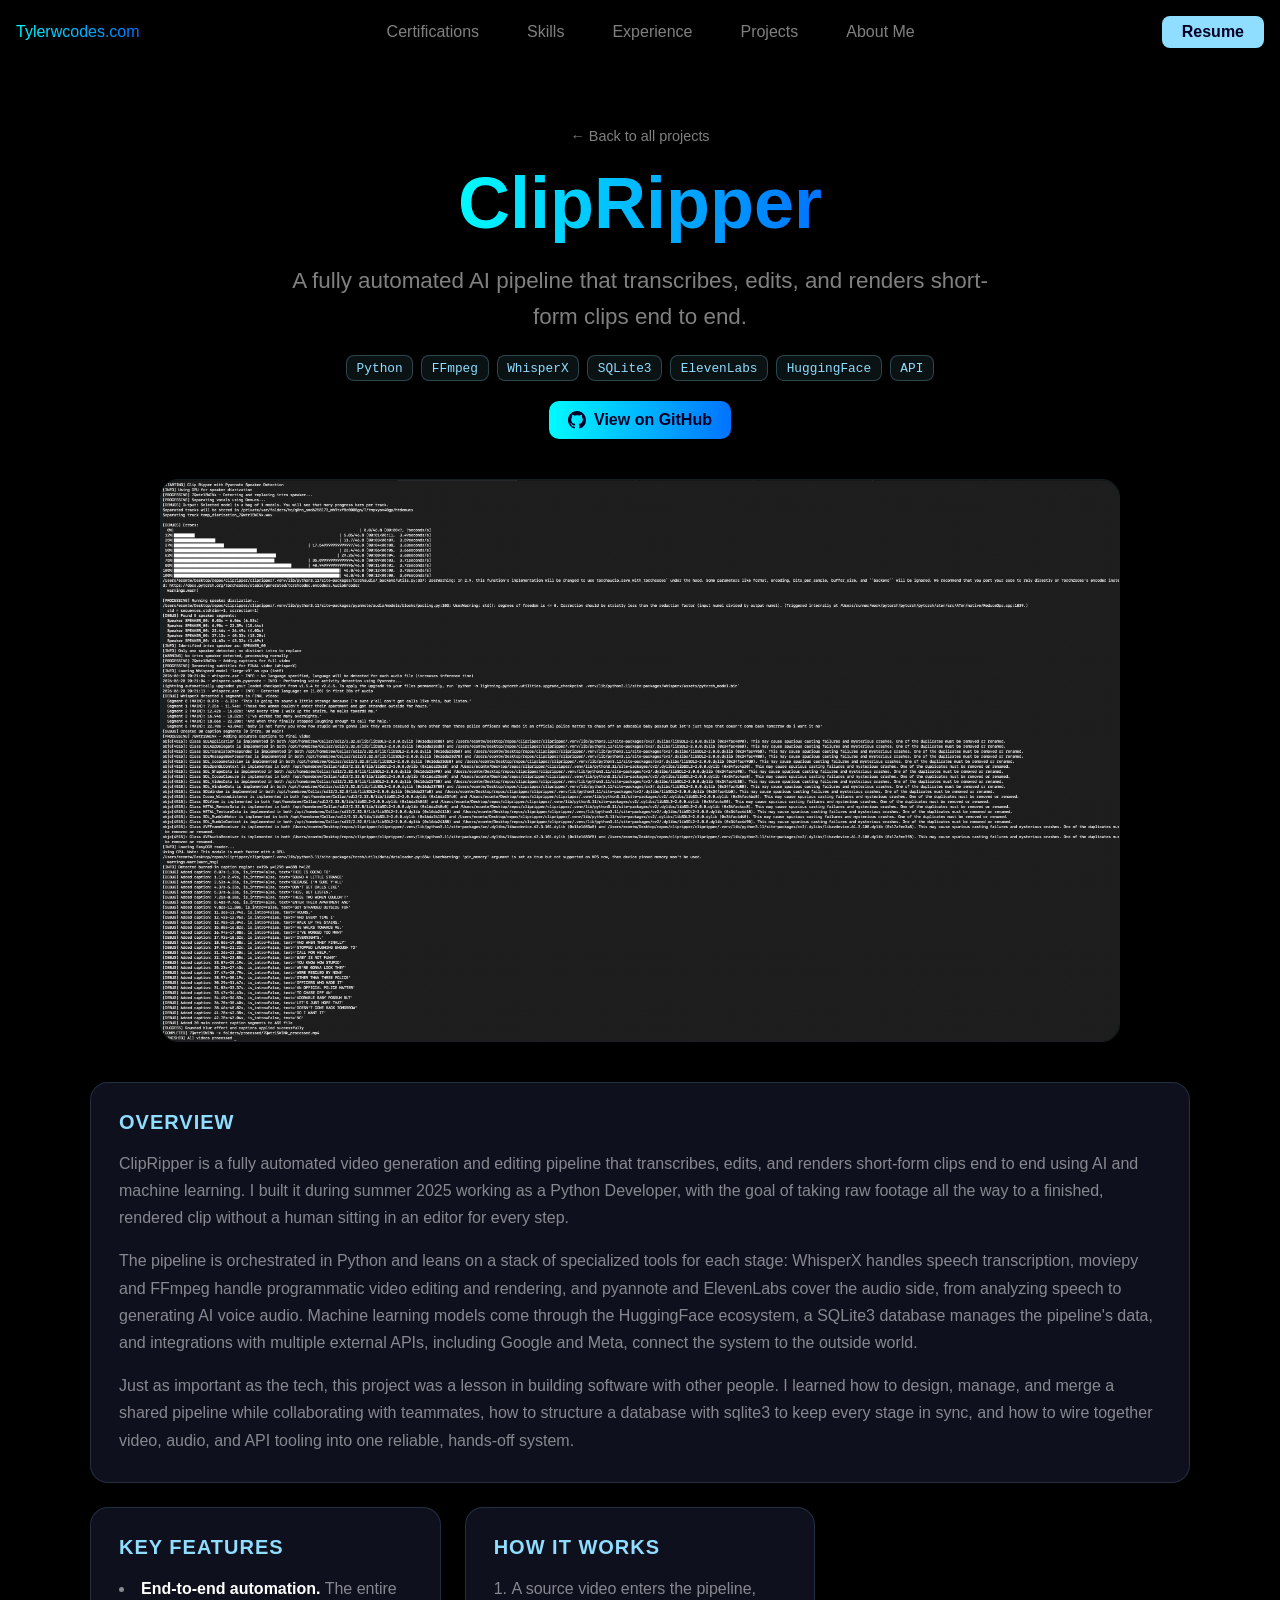
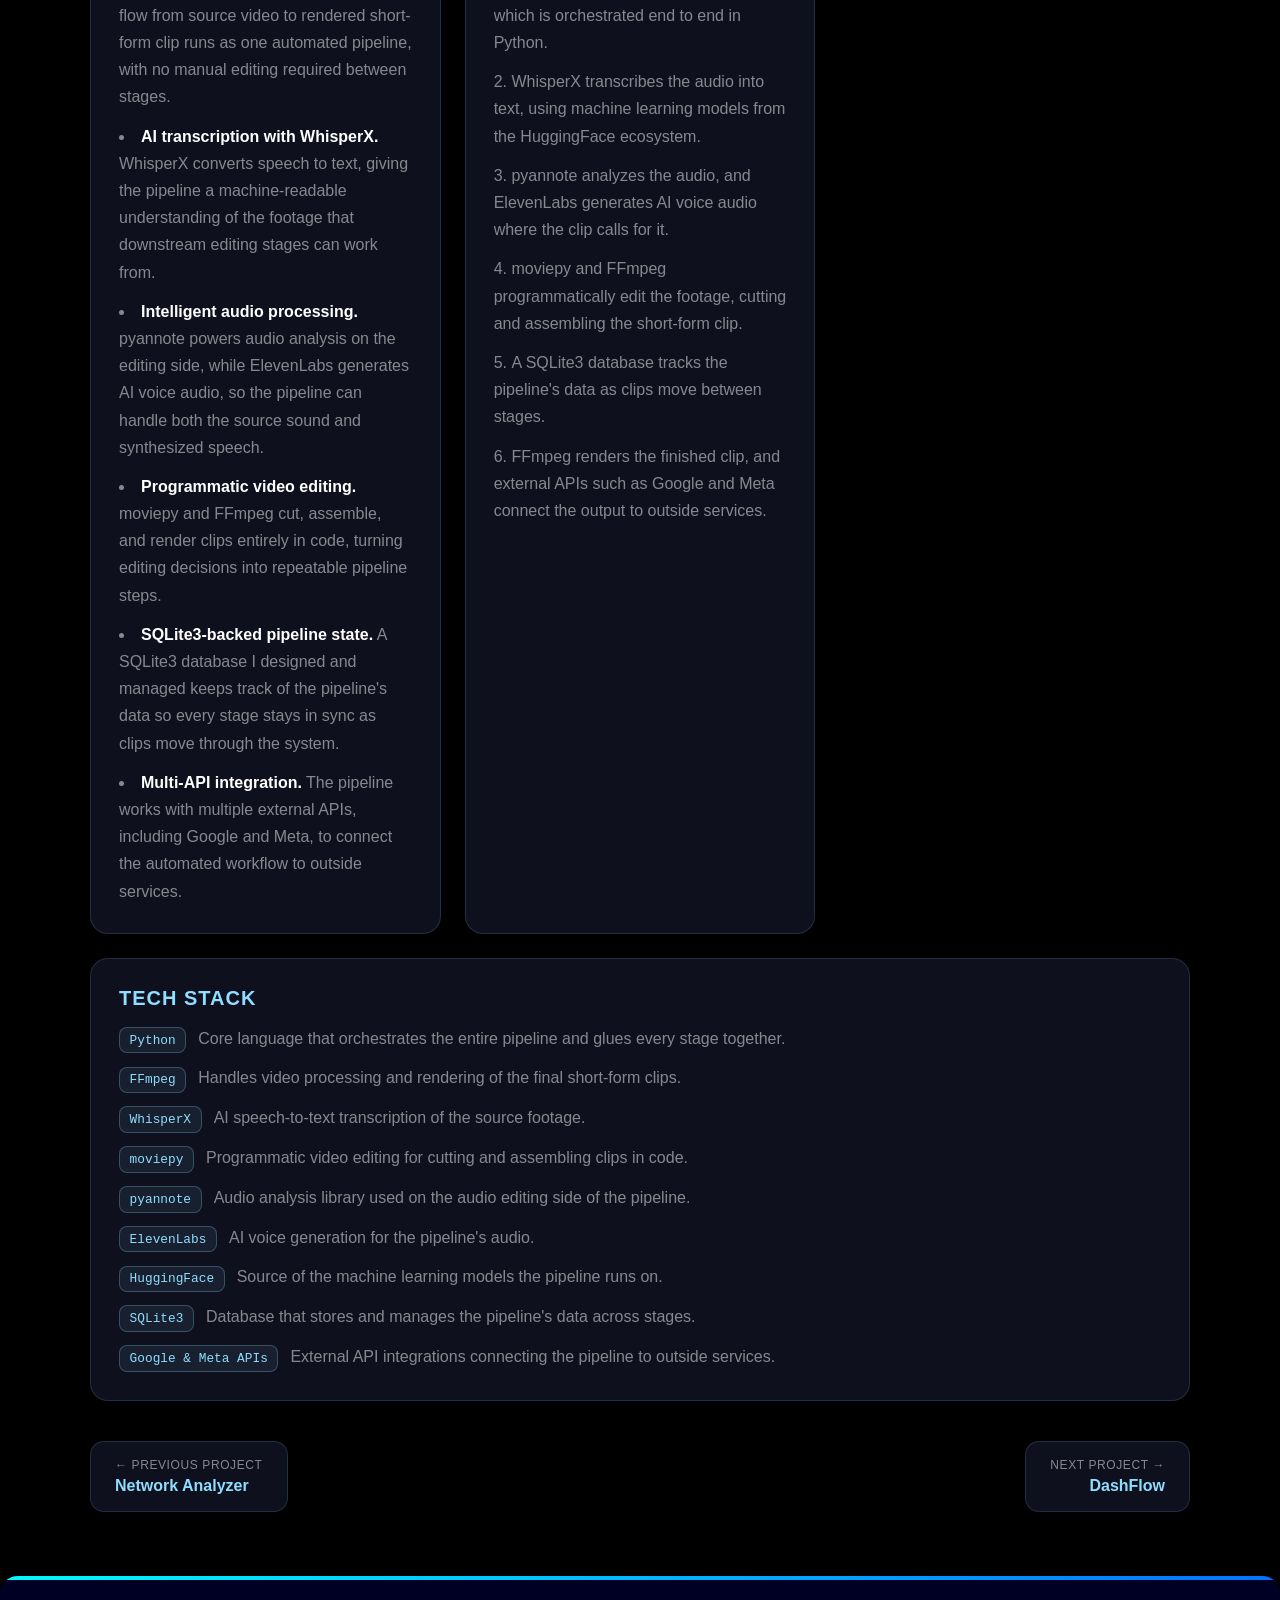
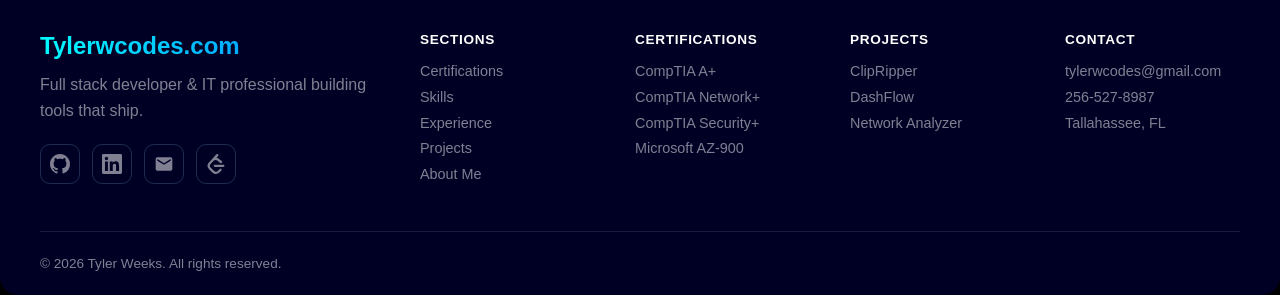
<file: projects/clipripper.html>
<!DOCTYPE html>
<html lang="en">
<head>
    <meta charset="UTF-8">
    <meta name="viewport" content="width=device-width, initial-scale=1.0">
    <link rel="stylesheet" type="text/css" href="../styles.css">
    <title>ClipRipper — Tylerwcodes</title>
</head>
<body class="project-page">
    <header>
        <div class="header-left">
            <a class="gradient-text" href="../index.html">Tylerwcodes.com</a>
        </div>
        <button class="hamburger" aria-label="Toggle navigation" aria-expanded="false">
            <span></span>
            <span></span>
            <span></span>
        </button>
        <div class="header-collapse">
            <div class="header-middle">
                <ul>
                    <li><a href="../index.html#certs">Certifications</a></li>
                    <li><a href="../index.html#skills">Skills</a></li>
                    <li><a href="../index.html#experience">Experience</a></li>
                    <li><a href="../index.html#projects">Projects</a></li>
                    <li><a href="../index.html#about">About Me</a></li>
                </ul>
            </div>
        </div>
        <div class="header-right">
            <a class="header-contact" href="../CodingResume.pdf" target="_blank" rel="noopener">Resume</a>
        </div>
        <div class="menu-overlay"></div>
    </header>
    <main>
        <section class="project-hero">
            <a class="back-link" href="../index.html#projects">&#8592; Back to all projects</a>
            <h1 class="gradient-text">ClipRipper</h1>
            <p class="project-tagline">A fully automated AI pipeline that transcribes, edits, and renders short-form clips end to end.</p>
            <div class="project-tags">
                <span>Python</span>
                <span>FFmpeg</span>
                <span>WhisperX</span>
                <span>SQLite3</span>
                <span>ElevenLabs</span>
                <span>HuggingFace</span>
                <span>API</span>
            </div>
            <div class="project-links">
                <a class="project-link" href="https://github.com/tylerwcodes/clipripper" target="_blank" rel="noopener">
                    <svg viewBox="0 0 16 16" width="18" height="18" fill="currentColor" aria-hidden="true"><path d="M8 0C3.58 0 0 3.58 0 8c0 3.54 2.29 6.53 5.47 7.59.4.07.55-.17.55-.38 0-.19-.01-.82-.01-1.49-2.01.37-2.53-.49-2.69-.94-.09-.23-.48-.94-.82-1.13-.28-.15-.68-.52-.01-.53.63-.01 1.08.58 1.23.82.72 1.21 1.87.87 2.33.66.07-.52.28-.87.51-1.07-1.78-.2-3.64-.89-3.64-3.95 0-.87.31-1.59.82-2.15-.08-.2-.36-1.02.08-2.12 0 0 .67-.21 2.2.82.64-.18 1.32-.27 2-.27.68 0 1.36.09 2 .27 1.53-1.04 2.2-.82 2.2-.82.44 1.1.16 1.92.08 2.12.51.56.82 1.27.82 2.15 0 3.07-1.87 3.75-3.65 3.95.29.25.54.73.54 1.48 0 1.07-.01 1.93-.01 2.2 0 .21.15.46.55.38A8.013 8.013 0 0016 8c0-4.42-3.58-8-8-8z"></path></svg>
                    View on GitHub
                </a>
            </div>
        </section>
        <section class="project-showcase">
            <img src="../imgs/project-1.png" alt="ClipRipper screenshot">
        </section>
        <section class="project-detail">
            <div class="detail-block wide">
                <h2>Overview</h2>
                <p>ClipRipper is a fully automated video generation and editing pipeline that transcribes, edits, and renders short-form clips end to end using AI and machine learning. I built it during summer 2025 working as a Python Developer, with the goal of taking raw footage all the way to a finished, rendered clip without a human sitting in an editor for every step.</p>
                <p>The pipeline is orchestrated in Python and leans on a stack of specialized tools for each stage: WhisperX handles speech transcription, moviepy and FFmpeg handle programmatic video editing and rendering, and pyannote and ElevenLabs cover the audio side, from analyzing speech to generating AI voice audio. Machine learning models come through the HuggingFace ecosystem, a SQLite3 database manages the pipeline's data, and integrations with multiple external APIs, including Google and Meta, connect the system to the outside world.</p>
                <p>Just as important as the tech, this project was a lesson in building software with other people. I learned how to design, manage, and merge a shared pipeline while collaborating with teammates, how to structure a database with sqlite3 to keep every stage in sync, and how to wire together video, audio, and API tooling into one reliable, hands-off system.</p>
            </div>
            <div class="detail-block">
                <h2>Key Features</h2>
                <ul>
                    <li><strong>End-to-end automation.</strong> The entire flow from source video to rendered short-form clip runs as one automated pipeline, with no manual editing required between stages.</li>
                    <li><strong>AI transcription with WhisperX.</strong> WhisperX converts speech to text, giving the pipeline a machine-readable understanding of the footage that downstream editing stages can work from.</li>
                    <li><strong>Intelligent audio processing.</strong> pyannote powers audio analysis on the editing side, while ElevenLabs generates AI voice audio, so the pipeline can handle both the source sound and synthesized speech.</li>
                    <li><strong>Programmatic video editing.</strong> moviepy and FFmpeg cut, assemble, and render clips entirely in code, turning editing decisions into repeatable pipeline steps.</li>
                    <li><strong>SQLite3-backed pipeline state.</strong> A SQLite3 database I designed and managed keeps track of the pipeline's data so every stage stays in sync as clips move through the system.</li>
                    <li><strong>Multi-API integration.</strong> The pipeline works with multiple external APIs, including Google and Meta, to connect the automated workflow to outside services.</li>
                </ul>
            </div>
            <div class="detail-block">
                <h2>How It Works</h2>
                <ol>
                    <li>A source video enters the pipeline, which is orchestrated end to end in Python.</li>
                    <li>WhisperX transcribes the audio into text, using machine learning models from the HuggingFace ecosystem.</li>
                    <li>pyannote analyzes the audio, and ElevenLabs generates AI voice audio where the clip calls for it.</li>
                    <li>moviepy and FFmpeg programmatically edit the footage, cutting and assembling the short-form clip.</li>
                    <li>A SQLite3 database tracks the pipeline's data as clips move between stages.</li>
                    <li>FFmpeg renders the finished clip, and external APIs such as Google and Meta connect the output to outside services.</li>
                </ol>
            </div>
            <div class="detail-block wide">
                <h2>Tech Stack</h2>
                <div class="stack-list">
                    <div class="stack-item">
                        <span class="stack-name">Python</span>
                        <span class="stack-role">Core language that orchestrates the entire pipeline and glues every stage together.</span>
                    </div>
                    <div class="stack-item">
                        <span class="stack-name">FFmpeg</span>
                        <span class="stack-role">Handles video processing and rendering of the final short-form clips.</span>
                    </div>
                    <div class="stack-item">
                        <span class="stack-name">WhisperX</span>
                        <span class="stack-role">AI speech-to-text transcription of the source footage.</span>
                    </div>
                    <div class="stack-item">
                        <span class="stack-name">moviepy</span>
                        <span class="stack-role">Programmatic video editing for cutting and assembling clips in code.</span>
                    </div>
                    <div class="stack-item">
                        <span class="stack-name">pyannote</span>
                        <span class="stack-role">Audio analysis library used on the audio editing side of the pipeline.</span>
                    </div>
                    <div class="stack-item">
                        <span class="stack-name">ElevenLabs</span>
                        <span class="stack-role">AI voice generation for the pipeline's audio.</span>
                    </div>
                    <div class="stack-item">
                        <span class="stack-name">HuggingFace</span>
                        <span class="stack-role">Source of the machine learning models the pipeline runs on.</span>
                    </div>
                    <div class="stack-item">
                        <span class="stack-name">SQLite3</span>
                        <span class="stack-role">Database that stores and manages the pipeline's data across stages.</span>
                    </div>
                    <div class="stack-item">
                        <span class="stack-name">Google &amp; Meta APIs</span>
                        <span class="stack-role">External API integrations connecting the pipeline to outside services.</span>
                    </div>
                </div>
            </div>
        </section>
        <nav class="project-pagination">
            <a class="pagination-link prev" href="network-analyzer.html">
                <span class="pagination-label">&#8592; Previous Project</span>
                <span class="pagination-name">Network Analyzer</span>
            </a>
            <a class="pagination-link next" href="dashflow.html">
                <span class="pagination-label">Next Project &#8594;</span>
                <span class="pagination-name">DashFlow</span>
            </a>
        </nav>
    </main>
    <footer>
        <div class="footer-container">
            <div class="footer-top">
                <div class="footer-brand">
                    <h3 class="gradient-text">Tylerwcodes.com</h3>
                    <p>Full stack developer &amp; IT professional building tools that ship.</p>
                    <div class="footer-socials">
                        <a href="https://github.com/tylerwcodes" target="_blank" rel="noopener" aria-label="GitHub">
                            <svg viewBox="0 0 16 16" width="20" height="20" fill="currentColor" aria-hidden="true"><path d="M8 0C3.58 0 0 3.58 0 8c0 3.54 2.29 6.53 5.47 7.59.4.07.55-.17.55-.38 0-.19-.01-.82-.01-1.49-2.01.37-2.53-.49-2.69-.94-.09-.23-.48-.94-.82-1.13-.28-.15-.68-.52-.01-.53.63-.01 1.08.58 1.23.82.72 1.21 1.87.87 2.33.66.07-.52.28-.87.51-1.07-1.78-.2-3.64-.89-3.64-3.95 0-.87.31-1.59.82-2.15-.08-.2-.36-1.02.08-2.12 0 0 .67-.21 2.2.82.64-.18 1.32-.27 2-.27.68 0 1.36.09 2 .27 1.53-1.04 2.2-.82 2.2-.82.44 1.1.16 1.92.08 2.12.51.56.82 1.27.82 2.15 0 3.07-1.87 3.75-3.65 3.95.29.25.54.73.54 1.48 0 1.07-.01 1.93-.01 2.2 0 .21.15.46.55.38A8.013 8.013 0 0016 8c0-4.42-3.58-8-8-8z"></path></svg>
                        </a>
                        <a href="https://www.linkedin.com/in/tylerdweeks" target="_blank" rel="noopener" aria-label="LinkedIn">
                            <svg viewBox="0 0 24 24" width="20" height="20" fill="currentColor" aria-hidden="true"><path d="M20.45 20.45h-3.56v-5.57c0-1.33-.02-3.04-1.85-3.04-1.85 0-2.13 1.45-2.13 2.94v5.67H9.35V9h3.42v1.56h.05c.48-.9 1.64-1.85 3.37-1.85 3.6 0 4.27 2.37 4.27 5.46v6.28zM5.34 7.43a2.06 2.06 0 110-4.13 2.06 2.06 0 010 4.13zM7.12 20.45H3.56V9h3.56v11.45zM22.22 0H1.77C.79 0 0 .77 0 1.73v20.54C0 23.22.79 24 1.77 24h20.45c.98 0 1.78-.78 1.78-1.73V1.73C24 .77 23.2 0 22.22 0z"></path></svg>
                        </a>
                        <a href="mailto:tylerwcodes@gmail.com" aria-label="Email">
                            <svg viewBox="0 0 24 24" width="20" height="20" fill="currentColor" aria-hidden="true"><path d="M20 4H4c-1.1 0-2 .9-2 2v12c0 1.1.9 2 2 2h16c1.1 0 2-.9 2-2V6c0-1.1-.9-2-2-2zm0 4l-8 5-8-5V6l8 5 8-5v2z"></path></svg>
                        </a>
                        <a href="https://leetcode.com/u/tylerwcodes" target="_blank" rel="noopener" aria-label="LeetCode">
                            <svg viewBox="0 0 24 24" width="20" height="20" fill="currentColor" aria-hidden="true"><path d="M13.483 0a1.374 1.374 0 0 0-.961.438L7.116 6.226l-3.854 4.126a5.266 5.266 0 0 0-1.209 2.104 5.35 5.35 0 0 0-.125.513 5.527 5.527 0 0 0 .062 2.362 5.83 5.83 0 0 0 .349 1.017 5.938 5.938 0 0 0 1.271 1.818l4.277 4.193.039.038c2.248 2.165 5.852 2.133 8.063-.074l2.396-2.392c.54-.54.54-1.414.003-1.955a1.378 1.378 0 0 0-1.951-.003l-2.396 2.392a3.021 3.021 0 0 1-4.205.038l-.02-.019-4.276-4.193c-.652-.64-.972-1.469-.948-2.263a2.68 2.68 0 0 1 .066-.523 2.545 2.545 0 0 1 .619-1.164L9.13 8.114c1.058-1.134 3.204-1.27 4.43-.278l3.501 2.831c.593.48 1.461.387 1.94-.207a1.384 1.384 0 0 0-.207-1.943l-3.5-2.831c-.8-.647-1.766-1.045-2.774-1.202l2.015-2.158A1.384 1.384 0 0 0 13.483 0zm-2.866 12.815a1.38 1.38 0 0 0-1.38 1.382 1.38 1.38 0 0 0 1.38 1.382H20.79a1.38 1.38 0 0 0 1.38-1.382 1.38 1.38 0 0 0-1.38-1.382z"></path></svg>
                        </a>
                    </div>
                </div>
                <div class="footer-links">
                    <div class="footer-col">
                        <h4>Sections</h4>
                        <ul>
                            <li><a href="../index.html#certs">Certifications</a></li>
                            <li><a href="../index.html#skills">Skills</a></li>
                            <li><a href="../index.html#experience">Experience</a></li>
                            <li><a href="../index.html#projects">Projects</a></li>
                            <li><a href="../index.html#about">About Me</a></li>
                        </ul>
                    </div>
                    <div class="footer-col">
                        <h4>Certifications</h4>
                        <ul>
                            <li>CompTIA A+</li>
                            <li>CompTIA Network+</li>
                            <li>CompTIA Security+</li>
                            <li>Microsoft AZ-900</li>
                        </ul>
                    </div>
                    <div class="footer-col">
                        <h4>Projects</h4>
                        <ul>
                            <li><a href="clipripper.html">ClipRipper</a></li>
                            <li><a href="dashflow.html">DashFlow</a></li>
                            <li><a href="network-analyzer.html">Network Analyzer</a></li>
                        </ul>
                    </div>
                    <div class="footer-col">
                        <h4>Contact</h4>
                        <ul>
                            <li><a href="mailto:tylerwcodes@gmail.com">tylerwcodes@gmail.com</a></li>
                            <li><a href="tel:2565278987">256-527-8987</a></li>
                            <li>Tallahassee, FL</li>
                        </ul>
                    </div>
                </div>
            </div>
            <div class="footer-bottom">
                <p>&copy; 2026 Tyler Weeks. All rights reserved.</p>
            </div>
        </div>
    </footer>
    <script src="../script.js"></script>
</body>
</html>
</file>
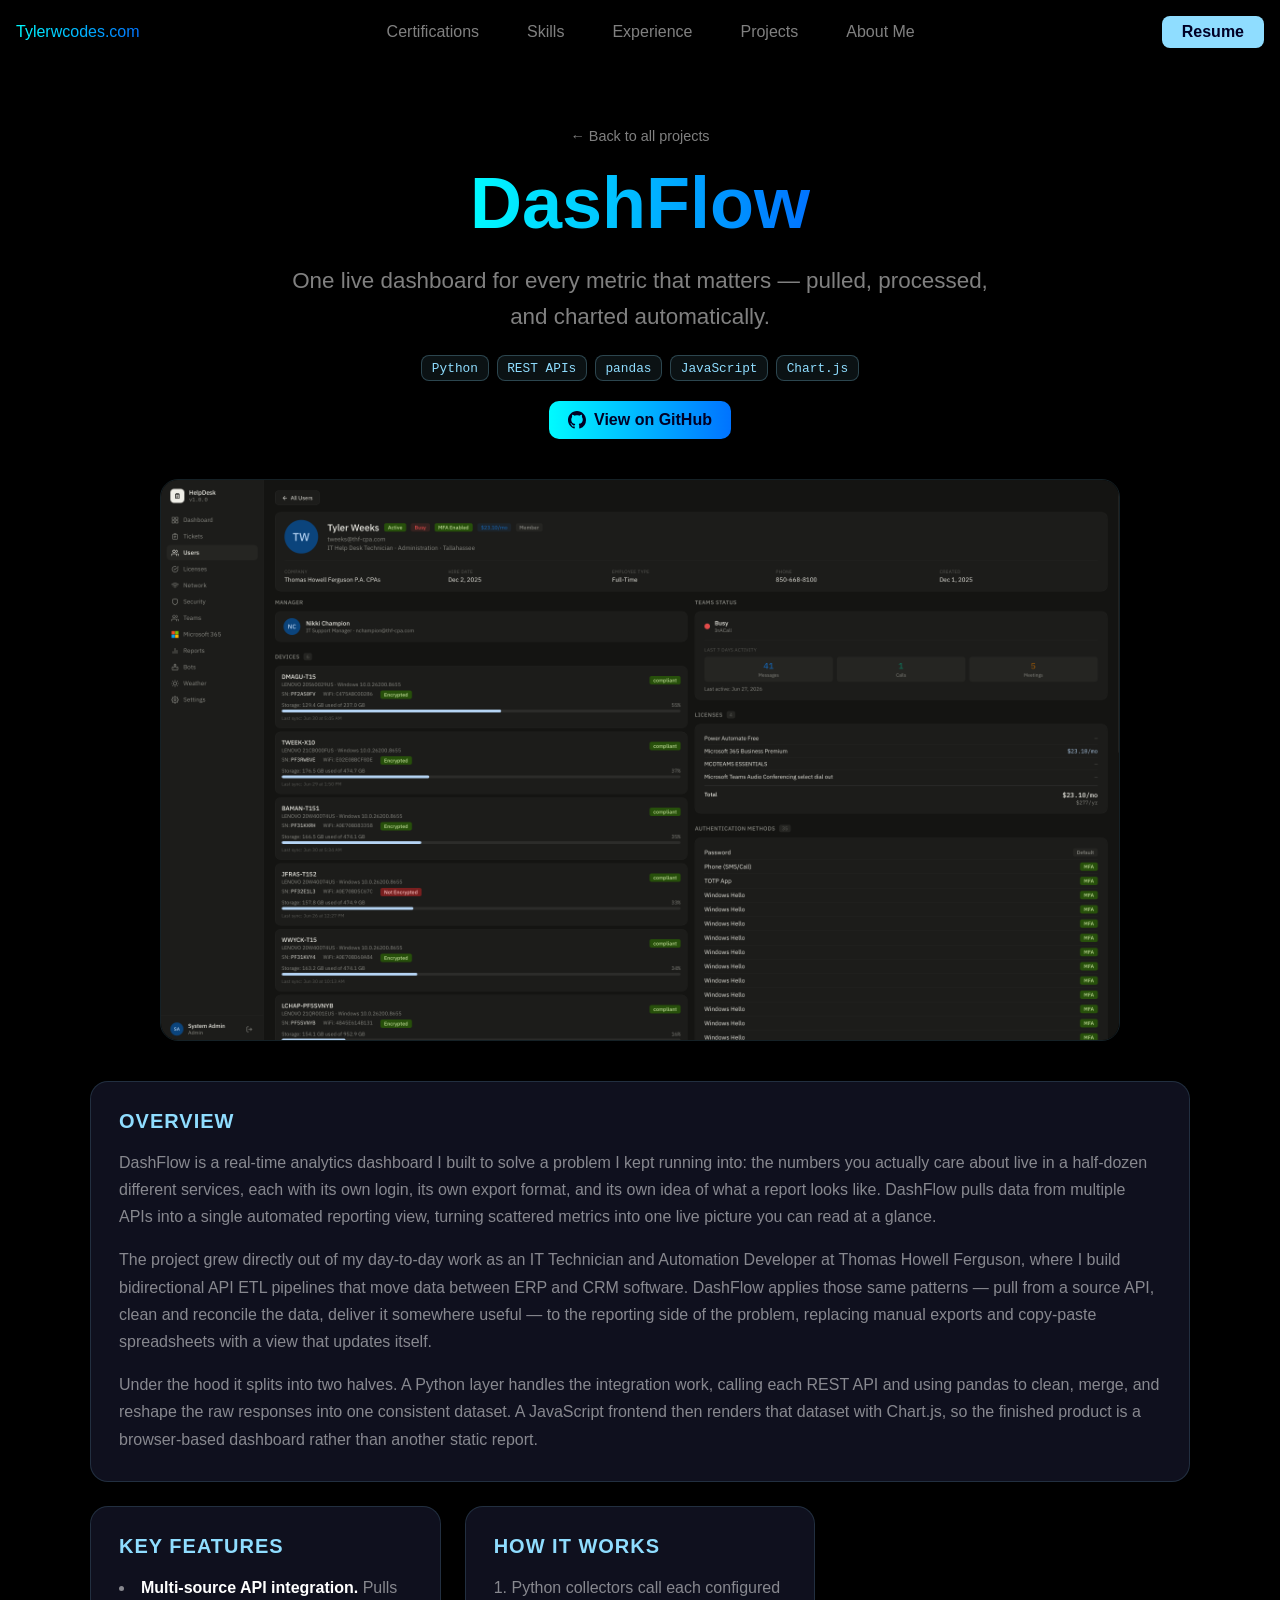
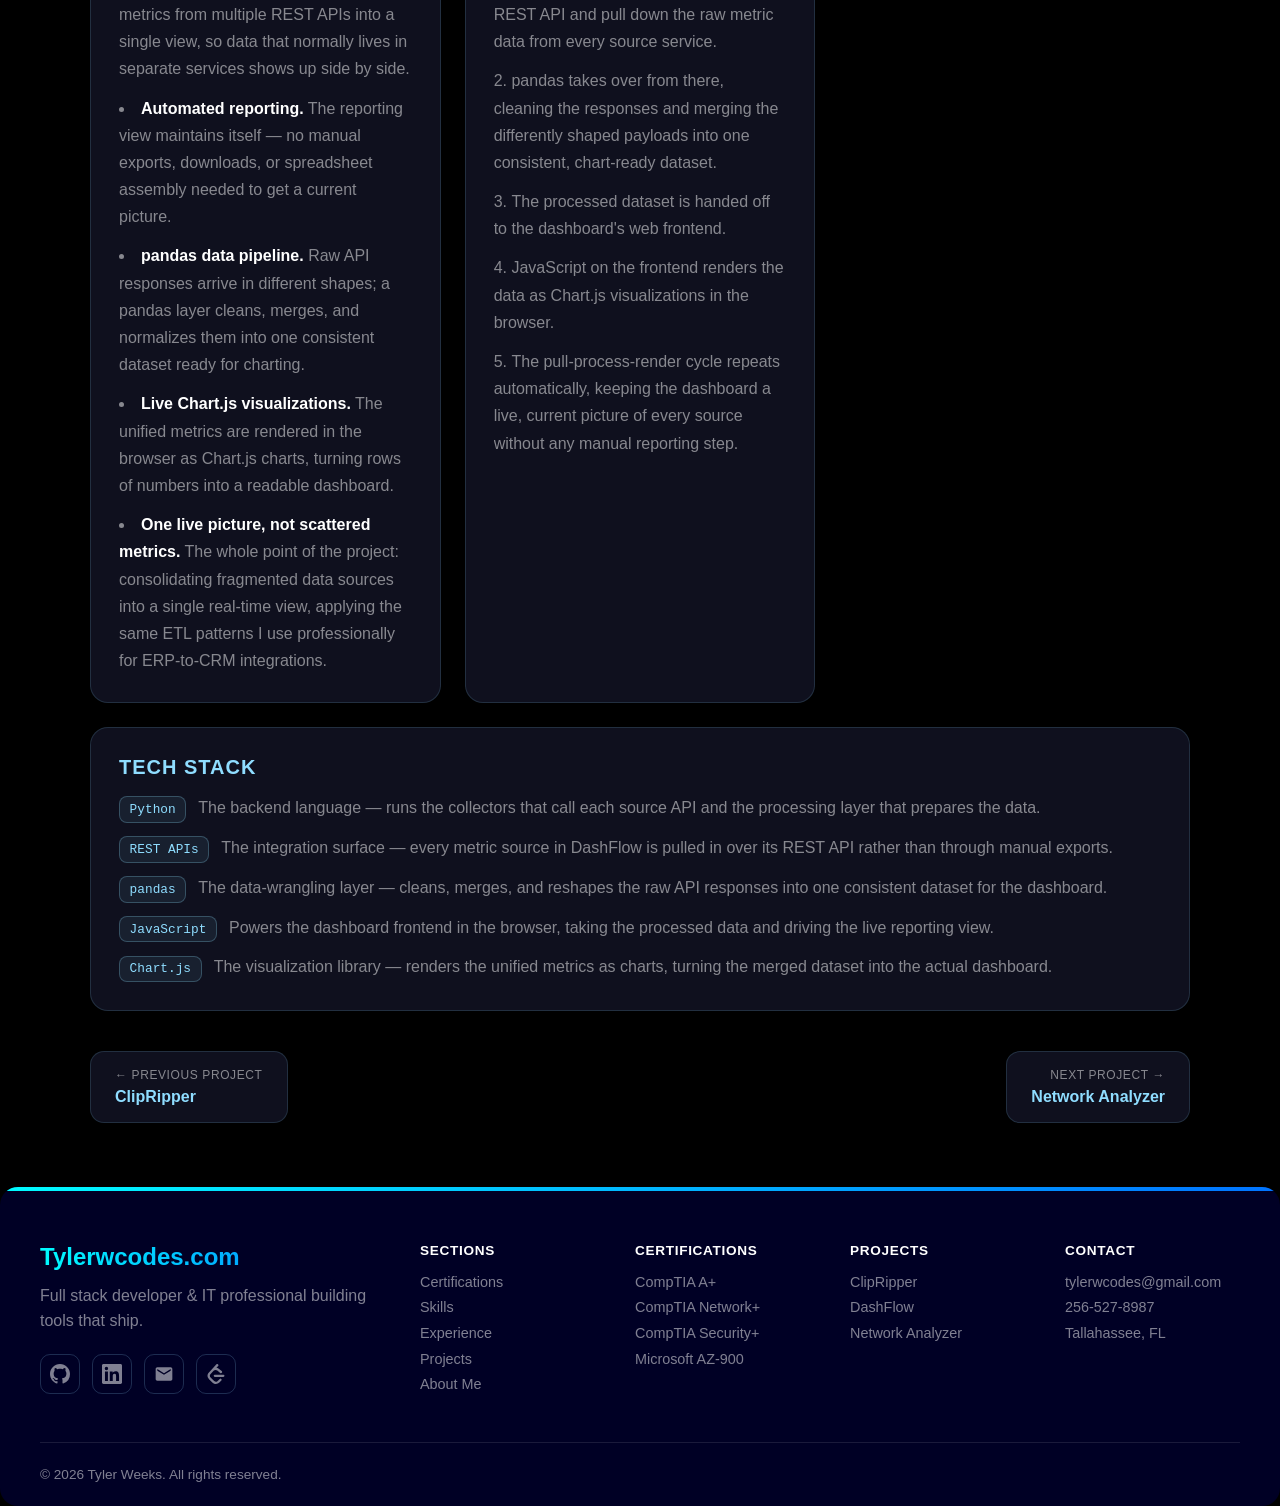
<file: projects/dashflow.html>
<!DOCTYPE html>
<html lang="en">
<head>
    <meta charset="UTF-8">
    <meta name="viewport" content="width=device-width, initial-scale=1.0">
    <link rel="stylesheet" type="text/css" href="../styles.css">
    <title>DashFlow — Tylerwcodes</title>
</head>
<body class="project-page">
    <header>
        <div class="header-left">
            <a class="gradient-text" href="../index.html">Tylerwcodes.com</a>
        </div>
        <button class="hamburger" aria-label="Toggle navigation" aria-expanded="false">
            <span></span>
            <span></span>
            <span></span>
        </button>
        <div class="header-collapse">
            <div class="header-middle">
                <ul>
                    <li><a href="../index.html#certs">Certifications</a></li>
                    <li><a href="../index.html#skills">Skills</a></li>
                    <li><a href="../index.html#experience">Experience</a></li>
                    <li><a href="../index.html#projects">Projects</a></li>
                    <li><a href="../index.html#about">About Me</a></li>
                </ul>
            </div>
        </div>
        <div class="header-right">
            <a class="header-contact" href="../CodingResume.pdf" target="_blank" rel="noopener">Resume</a>
        </div>
        <div class="menu-overlay"></div>
    </header>
    <main>
        <section class="project-hero">
            <a class="back-link" href="../index.html#projects">&#8592; Back to all projects</a>
            <h1 class="gradient-text">DashFlow</h1>
            <p class="project-tagline">One live dashboard for every metric that matters &mdash; pulled, processed, and charted automatically.</p>
            <div class="project-tags">
                <span>Python</span>
                <span>REST APIs</span>
                <span>pandas</span>
                <span>JavaScript</span>
                <span>Chart.js</span>
            </div>
            <div class="project-links">
                <a class="project-link" href="https://github.com/tylerwcodes/dashflow" target="_blank" rel="noopener">
                    <svg viewBox="0 0 16 16" width="18" height="18" fill="currentColor" aria-hidden="true"><path d="M8 0C3.58 0 0 3.58 0 8c0 3.54 2.29 6.53 5.47 7.59.4.07.55-.17.55-.38 0-.19-.01-.82-.01-1.49-2.01.37-2.53-.49-2.69-.94-.09-.23-.48-.94-.82-1.13-.28-.15-.68-.52-.01-.53.63-.01 1.08.58 1.23.82.72 1.21 1.87.87 2.33.66.07-.52.28-.87.51-1.07-1.78-.2-3.64-.89-3.64-3.95 0-.87.31-1.59.82-2.15-.08-.2-.36-1.02.08-2.12 0 0 .67-.21 2.2.82.64-.18 1.32-.27 2-.27.68 0 1.36.09 2 .27 1.53-1.04 2.2-.82 2.2-.82.44 1.1.16 1.92.08 2.12.51.56.82 1.27.82 2.15 0 3.07-1.87 3.75-3.65 3.95.29.25.54.73.54 1.48 0 1.07-.01 1.93-.01 2.2 0 .21.15.46.55.38A8.013 8.013 0 0016 8c0-4.42-3.58-8-8-8z"></path></svg>
                    View on GitHub
                </a>
            </div>
        </section>
        <section class="project-showcase">
            <img src="../imgs/project-2.jpg" alt="DashFlow screenshot">
        </section>
        <section class="project-detail">
            <div class="detail-block wide">
                <h2>Overview</h2>
                <p>DashFlow is a real-time analytics dashboard I built to solve a problem I kept running into: the numbers you actually care about live in a half-dozen different services, each with its own login, its own export format, and its own idea of what a report looks like. DashFlow pulls data from multiple APIs into a single automated reporting view, turning scattered metrics into one live picture you can read at a glance.</p>
                <p>The project grew directly out of my day-to-day work as an IT Technician and Automation Developer at Thomas Howell Ferguson, where I build bidirectional API ETL pipelines that move data between ERP and CRM software. DashFlow applies those same patterns &mdash; pull from a source API, clean and reconcile the data, deliver it somewhere useful &mdash; to the reporting side of the problem, replacing manual exports and copy-paste spreadsheets with a view that updates itself.</p>
                <p>Under the hood it splits into two halves. A Python layer handles the integration work, calling each REST API and using pandas to clean, merge, and reshape the raw responses into one consistent dataset. A JavaScript frontend then renders that dataset with Chart.js, so the finished product is a browser-based dashboard rather than another static report.</p>
            </div>
            <div class="detail-block">
                <h2>Key Features</h2>
                <ul>
                    <li><strong>Multi-source API integration.</strong> Pulls metrics from multiple REST APIs into a single view, so data that normally lives in separate services shows up side by side.</li>
                    <li><strong>Automated reporting.</strong> The reporting view maintains itself &mdash; no manual exports, downloads, or spreadsheet assembly needed to get a current picture.</li>
                    <li><strong>pandas data pipeline.</strong> Raw API responses arrive in different shapes; a pandas layer cleans, merges, and normalizes them into one consistent dataset ready for charting.</li>
                    <li><strong>Live Chart.js visualizations.</strong> The unified metrics are rendered in the browser as Chart.js charts, turning rows of numbers into a readable dashboard.</li>
                    <li><strong>One live picture, not scattered metrics.</strong> The whole point of the project: consolidating fragmented data sources into a single real-time view, applying the same ETL patterns I use professionally for ERP-to-CRM integrations.</li>
                </ul>
            </div>
            <div class="detail-block">
                <h2>How It Works</h2>
                <ol>
                    <li>Python collectors call each configured REST API and pull down the raw metric data from every source service.</li>
                    <li>pandas takes over from there, cleaning the responses and merging the differently shaped payloads into one consistent, chart-ready dataset.</li>
                    <li>The processed dataset is handed off to the dashboard's web frontend.</li>
                    <li>JavaScript on the frontend renders the data as Chart.js visualizations in the browser.</li>
                    <li>The pull-process-render cycle repeats automatically, keeping the dashboard a live, current picture of every source without any manual reporting step.</li>
                </ol>
            </div>
            <div class="detail-block wide">
                <h2>Tech Stack</h2>
                <div class="stack-list">
                    <div class="stack-item">
                        <span class="stack-name">Python</span>
                        <span class="stack-role">The backend language &mdash; runs the collectors that call each source API and the processing layer that prepares the data.</span>
                    </div>
                    <div class="stack-item">
                        <span class="stack-name">REST APIs</span>
                        <span class="stack-role">The integration surface &mdash; every metric source in DashFlow is pulled in over its REST API rather than through manual exports.</span>
                    </div>
                    <div class="stack-item">
                        <span class="stack-name">pandas</span>
                        <span class="stack-role">The data-wrangling layer &mdash; cleans, merges, and reshapes the raw API responses into one consistent dataset for the dashboard.</span>
                    </div>
                    <div class="stack-item">
                        <span class="stack-name">JavaScript</span>
                        <span class="stack-role">Powers the dashboard frontend in the browser, taking the processed data and driving the live reporting view.</span>
                    </div>
                    <div class="stack-item">
                        <span class="stack-name">Chart.js</span>
                        <span class="stack-role">The visualization library &mdash; renders the unified metrics as charts, turning the merged dataset into the actual dashboard.</span>
                    </div>
                </div>
            </div>
        </section>
        <nav class="project-pagination">
            <a class="pagination-link prev" href="clipripper.html">
                <span class="pagination-label">&#8592; Previous Project</span>
                <span class="pagination-name">ClipRipper</span>
            </a>
            <a class="pagination-link next" href="network-analyzer.html">
                <span class="pagination-label">Next Project &#8594;</span>
                <span class="pagination-name">Network Analyzer</span>
            </a>
        </nav>
    </main>
    <footer>
        <div class="footer-container">
            <div class="footer-top">
                <div class="footer-brand">
                    <h3 class="gradient-text">Tylerwcodes.com</h3>
                    <p>Full stack developer &amp; IT professional building tools that ship.</p>
                    <div class="footer-socials">
                        <a href="https://github.com/tylerwcodes" target="_blank" rel="noopener" aria-label="GitHub">
                            <svg viewBox="0 0 16 16" width="20" height="20" fill="currentColor" aria-hidden="true"><path d="M8 0C3.58 0 0 3.58 0 8c0 3.54 2.29 6.53 5.47 7.59.4.07.55-.17.55-.38 0-.19-.01-.82-.01-1.49-2.01.37-2.53-.49-2.69-.94-.09-.23-.48-.94-.82-1.13-.28-.15-.68-.52-.01-.53.63-.01 1.08.58 1.23.82.72 1.21 1.87.87 2.33.66.07-.52.28-.87.51-1.07-1.78-.2-3.64-.89-3.64-3.95 0-.87.31-1.59.82-2.15-.08-.2-.36-1.02.08-2.12 0 0 .67-.21 2.2.82.64-.18 1.32-.27 2-.27.68 0 1.36.09 2 .27 1.53-1.04 2.2-.82 2.2-.82.44 1.1.16 1.92.08 2.12.51.56.82 1.27.82 2.15 0 3.07-1.87 3.75-3.65 3.95.29.25.54.73.54 1.48 0 1.07-.01 1.93-.01 2.2 0 .21.15.46.55.38A8.013 8.013 0 0016 8c0-4.42-3.58-8-8-8z"></path></svg>
                        </a>
                        <a href="https://www.linkedin.com/in/tylerdweeks" target="_blank" rel="noopener" aria-label="LinkedIn">
                            <svg viewBox="0 0 24 24" width="20" height="20" fill="currentColor" aria-hidden="true"><path d="M20.45 20.45h-3.56v-5.57c0-1.33-.02-3.04-1.85-3.04-1.85 0-2.13 1.45-2.13 2.94v5.67H9.35V9h3.42v1.56h.05c.48-.9 1.64-1.85 3.37-1.85 3.6 0 4.27 2.37 4.27 5.46v6.28zM5.34 7.43a2.06 2.06 0 110-4.13 2.06 2.06 0 010 4.13zM7.12 20.45H3.56V9h3.56v11.45zM22.22 0H1.77C.79 0 0 .77 0 1.73v20.54C0 23.22.79 24 1.77 24h20.45c.98 0 1.78-.78 1.78-1.73V1.73C24 .77 23.2 0 22.22 0z"></path></svg>
                        </a>
                        <a href="mailto:tylerwcodes@gmail.com" aria-label="Email">
                            <svg viewBox="0 0 24 24" width="20" height="20" fill="currentColor" aria-hidden="true"><path d="M20 4H4c-1.1 0-2 .9-2 2v12c0 1.1.9 2 2 2h16c1.1 0 2-.9 2-2V6c0-1.1-.9-2-2-2zm0 4l-8 5-8-5V6l8 5 8-5v2z"></path></svg>
                        </a>
                        <a href="https://leetcode.com/u/tylerwcodes" target="_blank" rel="noopener" aria-label="LeetCode">
                            <svg viewBox="0 0 24 24" width="20" height="20" fill="currentColor" aria-hidden="true"><path d="M13.483 0a1.374 1.374 0 0 0-.961.438L7.116 6.226l-3.854 4.126a5.266 5.266 0 0 0-1.209 2.104 5.35 5.35 0 0 0-.125.513 5.527 5.527 0 0 0 .062 2.362 5.83 5.83 0 0 0 .349 1.017 5.938 5.938 0 0 0 1.271 1.818l4.277 4.193.039.038c2.248 2.165 5.852 2.133 8.063-.074l2.396-2.392c.54-.54.54-1.414.003-1.955a1.378 1.378 0 0 0-1.951-.003l-2.396 2.392a3.021 3.021 0 0 1-4.205.038l-.02-.019-4.276-4.193c-.652-.64-.972-1.469-.948-2.263a2.68 2.68 0 0 1 .066-.523 2.545 2.545 0 0 1 .619-1.164L9.13 8.114c1.058-1.134 3.204-1.27 4.43-.278l3.501 2.831c.593.48 1.461.387 1.94-.207a1.384 1.384 0 0 0-.207-1.943l-3.5-2.831c-.8-.647-1.766-1.045-2.774-1.202l2.015-2.158A1.384 1.384 0 0 0 13.483 0zm-2.866 12.815a1.38 1.38 0 0 0-1.38 1.382 1.38 1.38 0 0 0 1.38 1.382H20.79a1.38 1.38 0 0 0 1.38-1.382 1.38 1.38 0 0 0-1.38-1.382z"></path></svg>
                        </a>
                    </div>
                </div>
                <div class="footer-links">
                    <div class="footer-col">
                        <h4>Sections</h4>
                        <ul>
                            <li><a href="../index.html#certs">Certifications</a></li>
                            <li><a href="../index.html#skills">Skills</a></li>
                            <li><a href="../index.html#experience">Experience</a></li>
                            <li><a href="../index.html#projects">Projects</a></li>
                            <li><a href="../index.html#about">About Me</a></li>
                        </ul>
                    </div>
                    <div class="footer-col">
                        <h4>Certifications</h4>
                        <ul>
                            <li>CompTIA A+</li>
                            <li>CompTIA Network+</li>
                            <li>CompTIA Security+</li>
                            <li>Microsoft AZ-900</li>
                        </ul>
                    </div>
                    <div class="footer-col">
                        <h4>Projects</h4>
                        <ul>
                            <li><a href="clipripper.html">ClipRipper</a></li>
                            <li><a href="dashflow.html">DashFlow</a></li>
                            <li><a href="network-analyzer.html">Network Analyzer</a></li>
                        </ul>
                    </div>
                    <div class="footer-col">
                        <h4>Contact</h4>
                        <ul>
                            <li><a href="mailto:tylerwcodes@gmail.com">tylerwcodes@gmail.com</a></li>
                            <li><a href="tel:2565278987">256-527-8987</a></li>
                            <li>Tallahassee, FL</li>
                        </ul>
                    </div>
                </div>
            </div>
            <div class="footer-bottom">
                <p>&copy; 2026 Tyler Weeks. All rights reserved.</p>
            </div>
        </div>
    </footer>
    <script src="../script.js"></script>
</body>
</html>
</file>
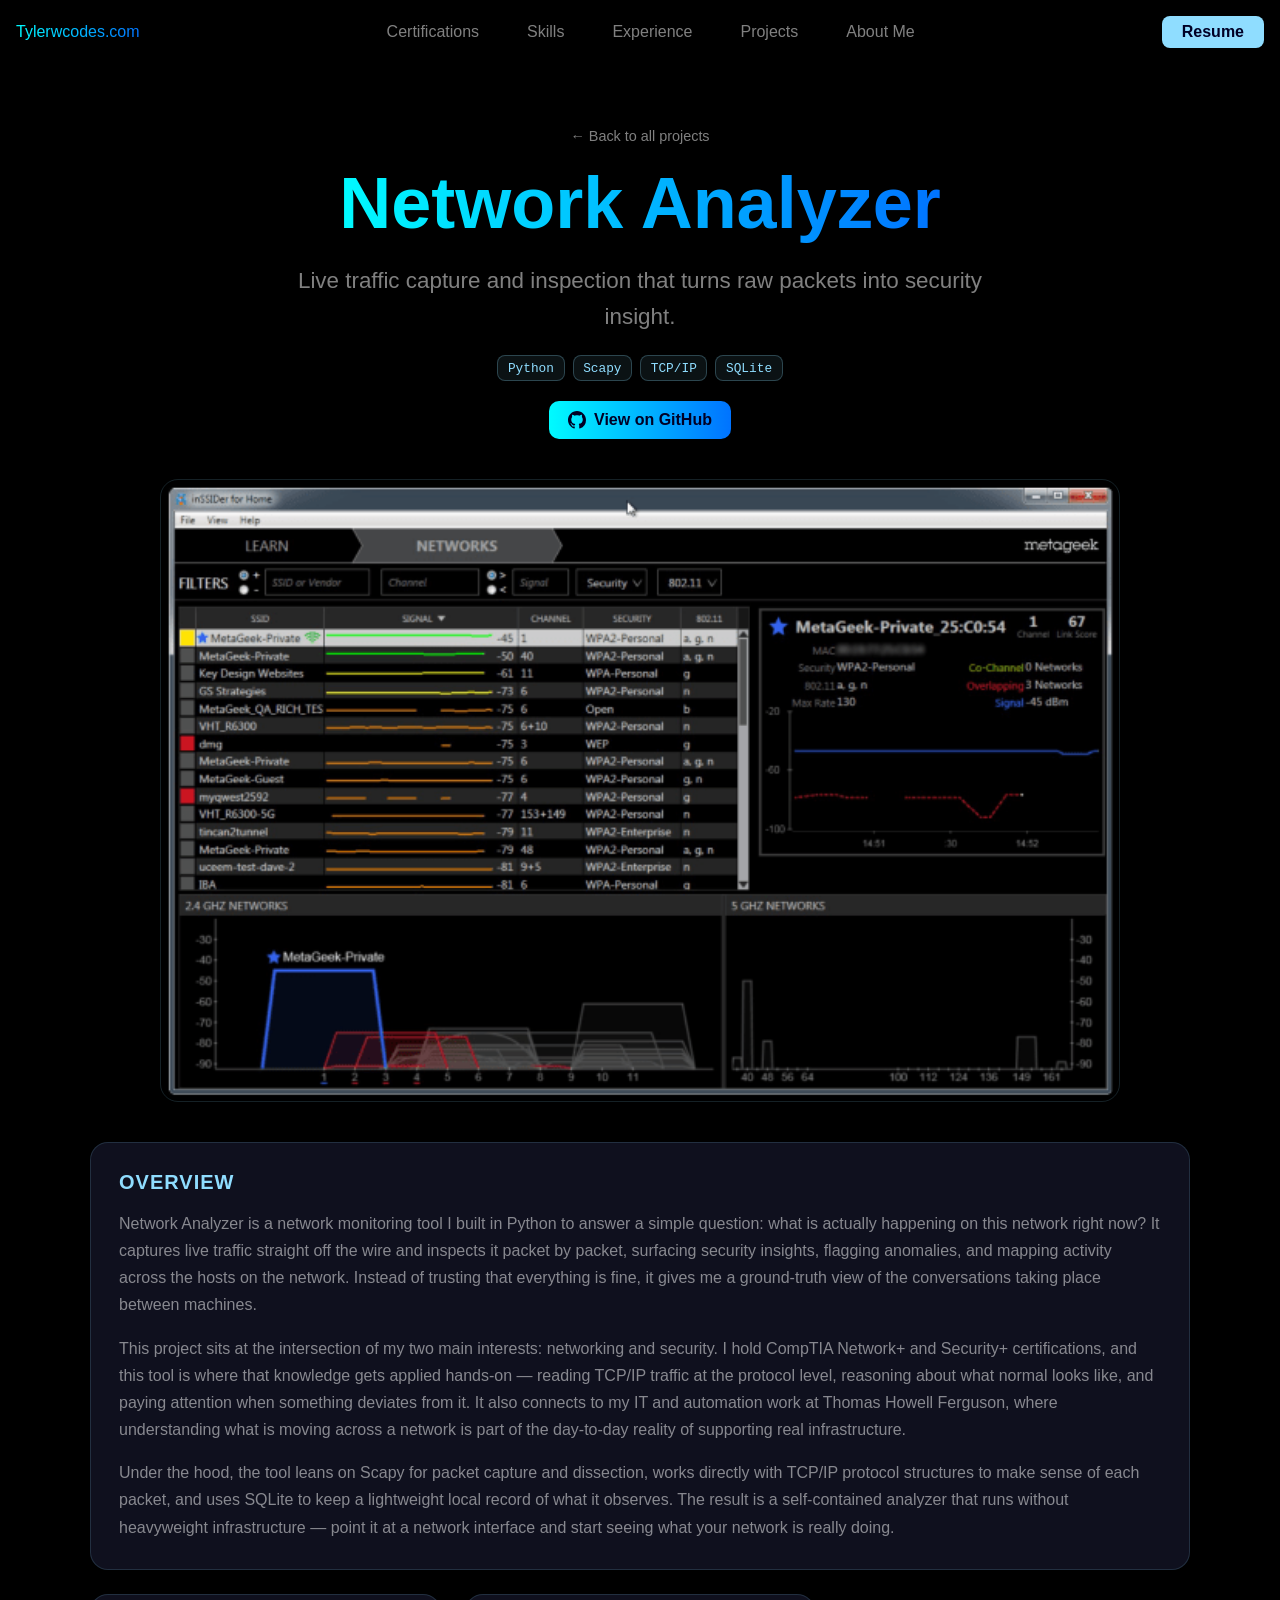
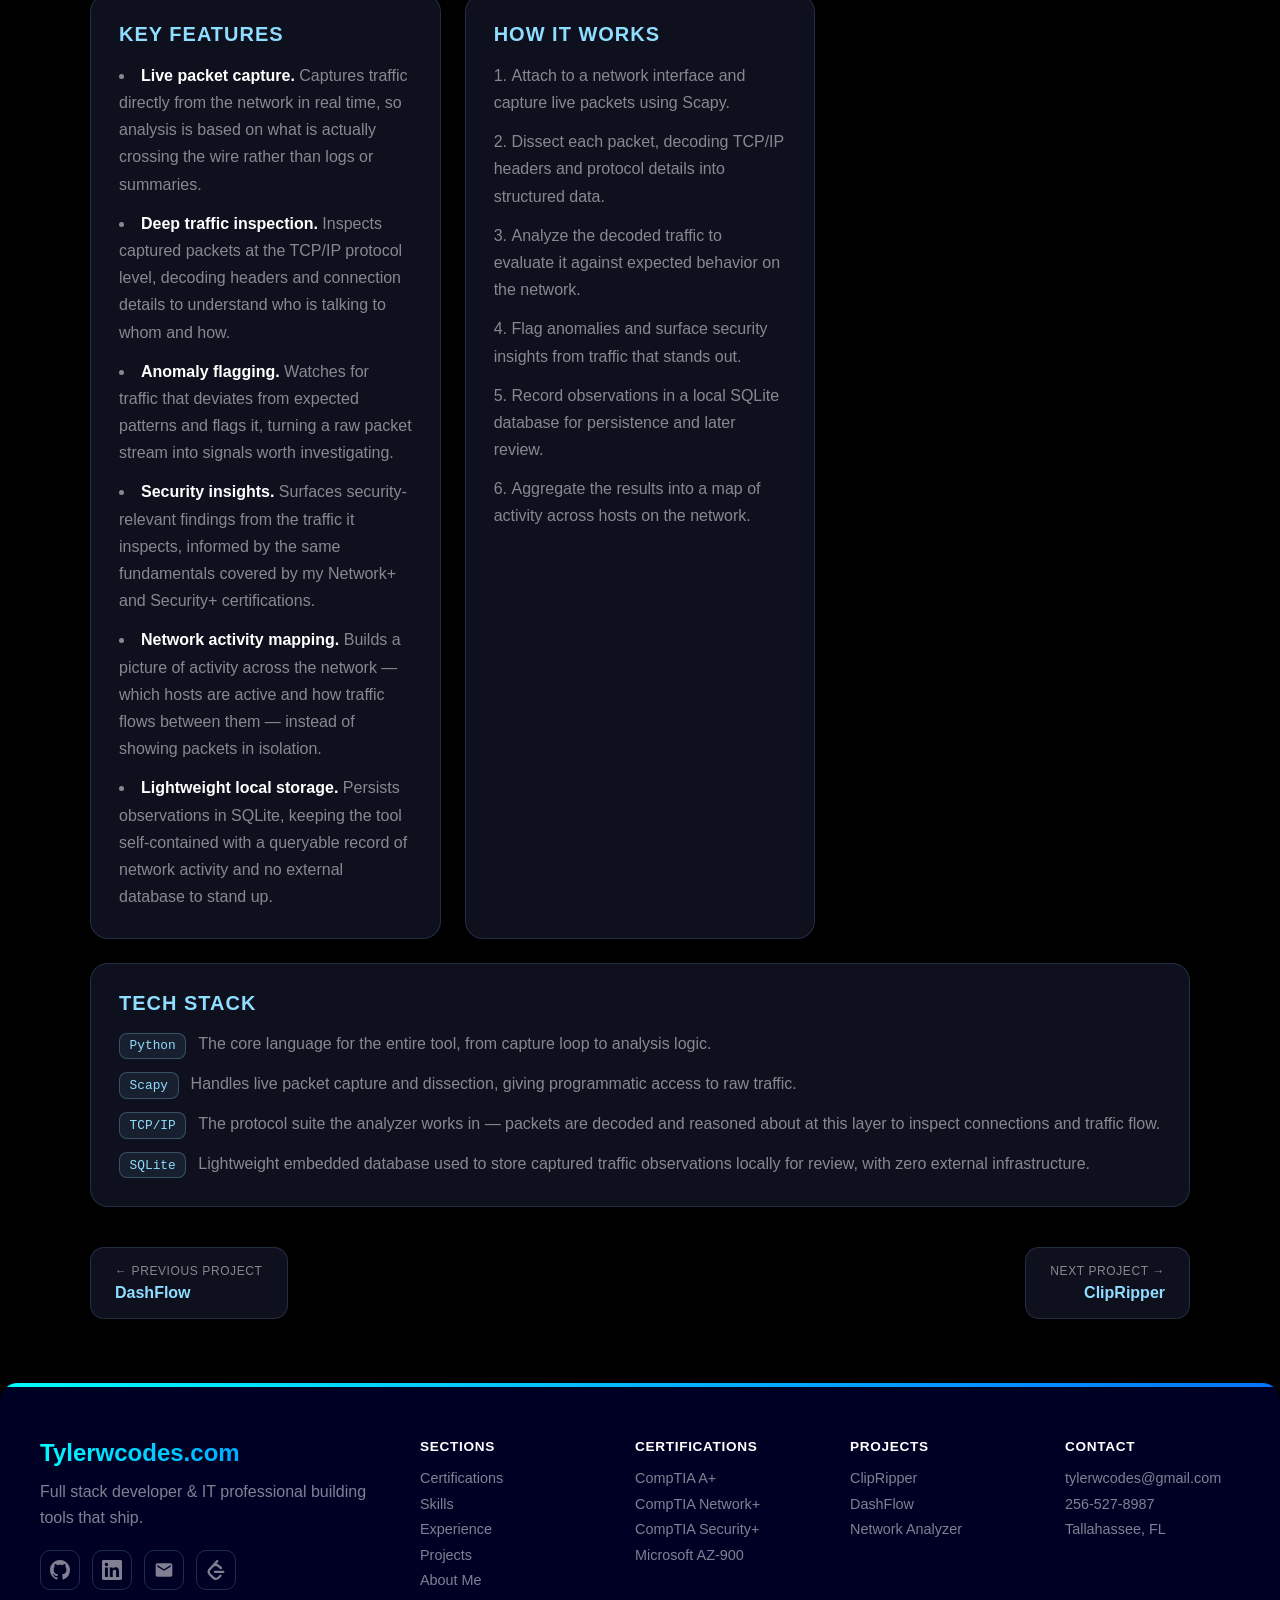
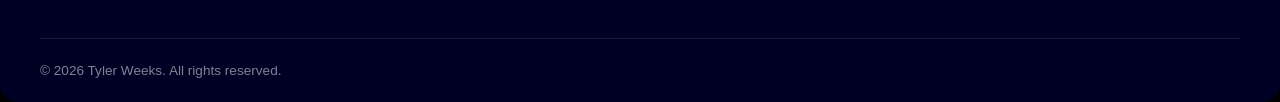
<file: projects/network-analyzer.html>
<!DOCTYPE html>
<html lang="en">
<head>
    <meta charset="UTF-8">
    <meta name="viewport" content="width=device-width, initial-scale=1.0">
    <link rel="stylesheet" type="text/css" href="../styles.css">
    <title>Network Analyzer — Tylerwcodes</title>
</head>
<body class="project-page">
    <header>
        <div class="header-left">
            <a class="gradient-text" href="../index.html">Tylerwcodes.com</a>
        </div>
        <button class="hamburger" aria-label="Toggle navigation" aria-expanded="false">
            <span></span>
            <span></span>
            <span></span>
        </button>
        <div class="header-collapse">
            <div class="header-middle">
                <ul>
                    <li><a href="../index.html#certs">Certifications</a></li>
                    <li><a href="../index.html#skills">Skills</a></li>
                    <li><a href="../index.html#experience">Experience</a></li>
                    <li><a href="../index.html#projects">Projects</a></li>
                    <li><a href="../index.html#about">About Me</a></li>
                </ul>
            </div>
        </div>
        <div class="header-right">
            <a class="header-contact" href="../CodingResume.pdf" target="_blank" rel="noopener">Resume</a>
        </div>
        <div class="menu-overlay"></div>
    </header>
    <main>
        <section class="project-hero">
            <a class="back-link" href="../index.html#projects">&#8592; Back to all projects</a>
            <h1 class="gradient-text">Network Analyzer</h1>
            <p class="project-tagline">Live traffic capture and inspection that turns raw packets into security insight.</p>
            <div class="project-tags">
                <span>Python</span>
                <span>Scapy</span>
                <span>TCP/IP</span>
                <span>SQLite</span>
            </div>
            <div class="project-links">
                <a class="project-link" href="https://github.com/tylerwcodes/nanalyzer" target="_blank" rel="noopener">
                    <svg viewBox="0 0 16 16" width="18" height="18" fill="currentColor" aria-hidden="true"><path d="M8 0C3.58 0 0 3.58 0 8c0 3.54 2.29 6.53 5.47 7.59.4.07.55-.17.55-.38 0-.19-.01-.82-.01-1.49-2.01.37-2.53-.49-2.69-.94-.09-.23-.48-.94-.82-1.13-.28-.15-.68-.52-.01-.53.63-.01 1.08.58 1.23.82.72 1.21 1.87.87 2.33.66.07-.52.28-.87.51-1.07-1.78-.2-3.64-.89-3.64-3.95 0-.87.31-1.59.82-2.15-.08-.2-.36-1.02.08-2.12 0 0 .67-.21 2.2.82.64-.18 1.32-.27 2-.27.68 0 1.36.09 2 .27 1.53-1.04 2.2-.82 2.2-.82.44 1.1.16 1.92.08 2.12.51.56.82 1.27.82 2.15 0 3.07-1.87 3.75-3.65 3.95.29.25.54.73.54 1.48 0 1.07-.01 1.93-.01 2.2 0 .21.15.46.55.38A8.013 8.013 0 0016 8c0-4.42-3.58-8-8-8z"></path></svg>
                    View on GitHub
                </a>
            </div>
        </section>
        <section class="project-showcase">
            <img src="../imgs/project-3.png" alt="Network Analyzer screenshot">
        </section>
        <section class="project-detail">
            <div class="detail-block wide">
                <h2>Overview</h2>
                <p>Network Analyzer is a network monitoring tool I built in Python to answer a simple question: what is actually happening on this network right now? It captures live traffic straight off the wire and inspects it packet by packet, surfacing security insights, flagging anomalies, and mapping activity across the hosts on the network. Instead of trusting that everything is fine, it gives me a ground-truth view of the conversations taking place between machines.</p>
                <p>This project sits at the intersection of my two main interests: networking and security. I hold CompTIA Network+ and Security+ certifications, and this tool is where that knowledge gets applied hands-on &mdash; reading TCP/IP traffic at the protocol level, reasoning about what normal looks like, and paying attention when something deviates from it. It also connects to my IT and automation work at Thomas Howell Ferguson, where understanding what is moving across a network is part of the day-to-day reality of supporting real infrastructure.</p>
                <p>Under the hood, the tool leans on Scapy for packet capture and dissection, works directly with TCP/IP protocol structures to make sense of each packet, and uses SQLite to keep a lightweight local record of what it observes. The result is a self-contained analyzer that runs without heavyweight infrastructure &mdash; point it at a network interface and start seeing what your network is really doing.</p>
            </div>
            <div class="detail-block">
                <h2>Key Features</h2>
                <ul>
                    <li><strong>Live packet capture.</strong> Captures traffic directly from the network in real time, so analysis is based on what is actually crossing the wire rather than logs or summaries.</li>
                    <li><strong>Deep traffic inspection.</strong> Inspects captured packets at the TCP/IP protocol level, decoding headers and connection details to understand who is talking to whom and how.</li>
                    <li><strong>Anomaly flagging.</strong> Watches for traffic that deviates from expected patterns and flags it, turning a raw packet stream into signals worth investigating.</li>
                    <li><strong>Security insights.</strong> Surfaces security-relevant findings from the traffic it inspects, informed by the same fundamentals covered by my Network+ and Security+ certifications.</li>
                    <li><strong>Network activity mapping.</strong> Builds a picture of activity across the network &mdash; which hosts are active and how traffic flows between them &mdash; instead of showing packets in isolation.</li>
                    <li><strong>Lightweight local storage.</strong> Persists observations in SQLite, keeping the tool self-contained with a queryable record of network activity and no external database to stand up.</li>
                </ul>
            </div>
            <div class="detail-block">
                <h2>How It Works</h2>
                <ol>
                    <li>Attach to a network interface and capture live packets using Scapy.</li>
                    <li>Dissect each packet, decoding TCP/IP headers and protocol details into structured data.</li>
                    <li>Analyze the decoded traffic to evaluate it against expected behavior on the network.</li>
                    <li>Flag anomalies and surface security insights from traffic that stands out.</li>
                    <li>Record observations in a local SQLite database for persistence and later review.</li>
                    <li>Aggregate the results into a map of activity across hosts on the network.</li>
                </ol>
            </div>
            <div class="detail-block wide">
                <h2>Tech Stack</h2>
                <div class="stack-list">
                    <div class="stack-item">
                        <span class="stack-name">Python</span>
                        <span class="stack-role">The core language for the entire tool, from capture loop to analysis logic.</span>
                    </div>
                    <div class="stack-item">
                        <span class="stack-name">Scapy</span>
                        <span class="stack-role">Handles live packet capture and dissection, giving programmatic access to raw traffic.</span>
                    </div>
                    <div class="stack-item">
                        <span class="stack-name">TCP/IP</span>
                        <span class="stack-role">The protocol suite the analyzer works in &mdash; packets are decoded and reasoned about at this layer to inspect connections and traffic flow.</span>
                    </div>
                    <div class="stack-item">
                        <span class="stack-name">SQLite</span>
                        <span class="stack-role">Lightweight embedded database used to store captured traffic observations locally for review, with zero external infrastructure.</span>
                    </div>
                </div>
            </div>
        </section>
        <nav class="project-pagination">
            <a class="pagination-link prev" href="dashflow.html">
                <span class="pagination-label">&#8592; Previous Project</span>
                <span class="pagination-name">DashFlow</span>
            </a>
            <a class="pagination-link next" href="clipripper.html">
                <span class="pagination-label">Next Project &#8594;</span>
                <span class="pagination-name">ClipRipper</span>
            </a>
        </nav>
    </main>
    <footer>
        <div class="footer-container">
            <div class="footer-top">
                <div class="footer-brand">
                    <h3 class="gradient-text">Tylerwcodes.com</h3>
                    <p>Full stack developer &amp; IT professional building tools that ship.</p>
                    <div class="footer-socials">
                        <a href="https://github.com/tylerwcodes" target="_blank" rel="noopener" aria-label="GitHub">
                            <svg viewBox="0 0 16 16" width="20" height="20" fill="currentColor" aria-hidden="true"><path d="M8 0C3.58 0 0 3.58 0 8c0 3.54 2.29 6.53 5.47 7.59.4.07.55-.17.55-.38 0-.19-.01-.82-.01-1.49-2.01.37-2.53-.49-2.69-.94-.09-.23-.48-.94-.82-1.13-.28-.15-.68-.52-.01-.53.63-.01 1.08.58 1.23.82.72 1.21 1.87.87 2.33.66.07-.52.28-.87.51-1.07-1.78-.2-3.64-.89-3.64-3.95 0-.87.31-1.59.82-2.15-.08-.2-.36-1.02.08-2.12 0 0 .67-.21 2.2.82.64-.18 1.32-.27 2-.27.68 0 1.36.09 2 .27 1.53-1.04 2.2-.82 2.2-.82.44 1.1.16 1.92.08 2.12.51.56.82 1.27.82 2.15 0 3.07-1.87 3.75-3.65 3.95.29.25.54.73.54 1.48 0 1.07-.01 1.93-.01 2.2 0 .21.15.46.55.38A8.013 8.013 0 0016 8c0-4.42-3.58-8-8-8z"></path></svg>
                        </a>
                        <a href="https://www.linkedin.com/in/tylerdweeks" target="_blank" rel="noopener" aria-label="LinkedIn">
                            <svg viewBox="0 0 24 24" width="20" height="20" fill="currentColor" aria-hidden="true"><path d="M20.45 20.45h-3.56v-5.57c0-1.33-.02-3.04-1.85-3.04-1.85 0-2.13 1.45-2.13 2.94v5.67H9.35V9h3.42v1.56h.05c.48-.9 1.64-1.85 3.37-1.85 3.6 0 4.27 2.37 4.27 5.46v6.28zM5.34 7.43a2.06 2.06 0 110-4.13 2.06 2.06 0 010 4.13zM7.12 20.45H3.56V9h3.56v11.45zM22.22 0H1.77C.79 0 0 .77 0 1.73v20.54C0 23.22.79 24 1.77 24h20.45c.98 0 1.78-.78 1.78-1.73V1.73C24 .77 23.2 0 22.22 0z"></path></svg>
                        </a>
                        <a href="mailto:tylerwcodes@gmail.com" aria-label="Email">
                            <svg viewBox="0 0 24 24" width="20" height="20" fill="currentColor" aria-hidden="true"><path d="M20 4H4c-1.1 0-2 .9-2 2v12c0 1.1.9 2 2 2h16c1.1 0 2-.9 2-2V6c0-1.1-.9-2-2-2zm0 4l-8 5-8-5V6l8 5 8-5v2z"></path></svg>
                        </a>
                        <a href="https://leetcode.com/u/tylerwcodes" target="_blank" rel="noopener" aria-label="LeetCode">
                            <svg viewBox="0 0 24 24" width="20" height="20" fill="currentColor" aria-hidden="true"><path d="M13.483 0a1.374 1.374 0 0 0-.961.438L7.116 6.226l-3.854 4.126a5.266 5.266 0 0 0-1.209 2.104 5.35 5.35 0 0 0-.125.513 5.527 5.527 0 0 0 .062 2.362 5.83 5.83 0 0 0 .349 1.017 5.938 5.938 0 0 0 1.271 1.818l4.277 4.193.039.038c2.248 2.165 5.852 2.133 8.063-.074l2.396-2.392c.54-.54.54-1.414.003-1.955a1.378 1.378 0 0 0-1.951-.003l-2.396 2.392a3.021 3.021 0 0 1-4.205.038l-.02-.019-4.276-4.193c-.652-.64-.972-1.469-.948-2.263a2.68 2.68 0 0 1 .066-.523 2.545 2.545 0 0 1 .619-1.164L9.13 8.114c1.058-1.134 3.204-1.27 4.43-.278l3.501 2.831c.593.48 1.461.387 1.94-.207a1.384 1.384 0 0 0-.207-1.943l-3.5-2.831c-.8-.647-1.766-1.045-2.774-1.202l2.015-2.158A1.384 1.384 0 0 0 13.483 0zm-2.866 12.815a1.38 1.38 0 0 0-1.38 1.382 1.38 1.38 0 0 0 1.38 1.382H20.79a1.38 1.38 0 0 0 1.38-1.382 1.38 1.38 0 0 0-1.38-1.382z"></path></svg>
                        </a>
                    </div>
                </div>
                <div class="footer-links">
                    <div class="footer-col">
                        <h4>Sections</h4>
                        <ul>
                            <li><a href="../index.html#certs">Certifications</a></li>
                            <li><a href="../index.html#skills">Skills</a></li>
                            <li><a href="../index.html#experience">Experience</a></li>
                            <li><a href="../index.html#projects">Projects</a></li>
                            <li><a href="../index.html#about">About Me</a></li>
                        </ul>
                    </div>
                    <div class="footer-col">
                        <h4>Certifications</h4>
                        <ul>
                            <li>CompTIA A+</li>
                            <li>CompTIA Network+</li>
                            <li>CompTIA Security+</li>
                            <li>Microsoft AZ-900</li>
                        </ul>
                    </div>
                    <div class="footer-col">
                        <h4>Projects</h4>
                        <ul>
                            <li><a href="clipripper.html">ClipRipper</a></li>
                            <li><a href="dashflow.html">DashFlow</a></li>
                            <li><a href="network-analyzer.html">Network Analyzer</a></li>
                        </ul>
                    </div>
                    <div class="footer-col">
                        <h4>Contact</h4>
                        <ul>
                            <li><a href="mailto:tylerwcodes@gmail.com">tylerwcodes@gmail.com</a></li>
                            <li><a href="tel:2565278987">256-527-8987</a></li>
                            <li>Tallahassee, FL</li>
                        </ul>
                    </div>
                </div>
            </div>
            <div class="footer-bottom">
                <p>&copy; 2026 Tyler Weeks. All rights reserved.</p>
            </div>
        </div>
    </footer>
    <script src="../script.js"></script>
</body>
</html>
</file>
<file: styles.css>
:root {
    --greyed-out: rgba(255, 255, 255, 0.5);
    --bright-blue: rgb(143, 221, 255);
    --loud-blue: rgb(33, 40, 255);
}

* {
    padding: 0;
    margin: 0;
    border: none;
    overflow-x: hidden;
    box-sizing: border-box;
}

html {
    scroll-behavior: smooth;
}

/* override the universal overflow-x: hidden on the root elements —
   clip prevents horizontal scroll without creating a scroll container,
   which would otherwise break the sticky header */
html,
body {
    overflow-x: clip;
}

a {
    text-decoration: none;
}

a:hover {
    color: white;
}

button:hover {
    cursor: pointer;
}

img {
    max-width: 100%;
    height: auto;
    border: 18px;
}

.gradient-text {
    background: linear-gradient(90deg, rgb(0, 251, 255), rgb(0, 115, 255));
    -webkit-background-clip: text;
    -webkit-text-fill-color: transparent;
    background-clip: text;
}

.name {
    font-size: clamp(3rem, 9vw, 7rem);
}

body {
    background-color: black;
    color: white;
    font-family: Arial, Helvetica, sans-serif;
}

header {
    position: sticky;
    top: 0;
    z-index: 50;
    display: flex;
    align-items: center;
    gap: 1rem;
    background: #000;
    color: white;
    padding: 1rem;
    border-radius: 18px;
    overflow: visible;
    transition: transform 0.3s ease;
}

header.header-hidden {
    transform: translateY(-110%);
}

header .header-left {
    flex-shrink: 0;
}

.header-collapse {
    display: flex;
    align-items: center;
    flex: 1;
    gap: 1rem;
}

header .header-middle {
    display: flex;
    justify-content: center;
    flex: 1;
}

header .header-middle ul {
    display: flex;
    justify-content: center;
    gap: 3rem;
}

header .header-middle ul li {
    list-style: none;
}

header .header-middle ul li a {
    text-decoration: none;
    color: var(--greyed-out);
}

header .header-middle ul li a:hover {
    color: white;
}

header .header-right {
    display: flex;
    justify-content: flex-end;
    flex-shrink: 0;
}

header .header-right .header-contact {
    display: inline-flex;
    align-items: center;
    justify-content: center;
    background-color: var(--bright-blue);
    color: rgb(0, 0, 37);
    height: 2rem;
    padding: 0 1.25rem;
    border-radius: 8px;
    font-weight: bold;
    transition: background-color 0.2s ease, transform 0.2s ease;
}

header .header-right .header-contact:hover {
    color: rgb(0, 0, 37);
    transform: translateY(-2px);
}

.hamburger {
    display: none;
    position: relative;
    z-index: 40;
    flex-direction: column;
    justify-content: center;
    gap: 5px;
    width: 40px;
    height: 40px;
    padding: 0;
    background: transparent;
    cursor: pointer;
}

.hamburger span {
    display: block;
    width: 24px;
    height: 2px;
    margin: 0 auto;
    background-color: white;
    transition: transform 0.3s ease, opacity 0.3s ease;
}

.hamburger.active span:nth-child(1) {
    transform: translateY(7px) rotate(45deg);
}

.hamburger.active span:nth-child(2) {
    opacity: 0;
}

.hamburger.active span:nth-child(3) {
    transform: translateY(-7px) rotate(-45deg);
}

.menu-overlay {
    display: none;
}


body main #landing {
    display: flex;
    align-items: center;
    min-height: 90vh;
    width: 100%;
    padding: 2rem clamp(2rem, 5vw, 6rem);
    gap: 2rem;
}

#landing .landing-left {
    display: flex;
    flex-direction: column;
    justify-content: center;
    align-items: center;
    text-align: center;
    gap: 1.5rem;
    width: 50%;
}

#landing .landing-left .landing-left-t1 {
    display: flex;
    flex-direction: column;
    font-size: clamp(1.75rem, 3.5vw, 3rem);
}

#landing .landing-left .landing-left-t1 .name {
    line-height: 1.1;
}

#landing .landing-left .landing-left-t2 {
    display: flex;
    flex-direction: column;
    font-size: clamp(1.5rem, 3.5vw, 3.5rem);
    color: var(--greyed-out);
}

.landing-left-t2 .white {
    color: white;
}

.landing-socials {
    display: flex;
    gap: 1rem;
}

.landing-socials a {
    display: flex;
    align-items: center;
    justify-content: center;
    width: 48px;
    height: 48px;
    border-radius: 12px;
    color: var(--greyed-out);
    border: 1px solid rgba(143, 221, 255, 0.25);
    transition: color 0.2s ease, background 0.2s ease, border-color 0.2s ease, transform 0.2s ease;
}

.landing-socials a:hover {
    color: rgb(0, 0, 37);
    background: linear-gradient(90deg, rgb(0, 251, 255), rgb(0, 115, 255));
    border-color: transparent;
    transform: translateY(-3px);
}

.landing-left-t2 .typed-word {
    color: white;
}

.landing-left-t2 .cursor {
    color: white;
    font-weight: 400;
    animation: blink 1s step-end infinite;
}

@keyframes blink {
    50% {
        opacity: 0;
    }
}

#landing .landing-right {
    display: flex;
    flex-direction: column;
    width: 50%;
    justify-content: center;
    align-items: center;
    gap: 1rem;
}

.landing-right .landing-right-img {
    display: flex;
    justify-content: center;
    align-items: center;
    width: 100%;
}

.landing-right-img img {
    width: auto;
    height: auto;
    max-width: 100%;
    max-height: 75vh;
    border-radius: 18px;
}

.landing-right .landing-right-info {
    font-size: clamp(0.9rem, 2vw, 1.25rem);
    color: var(--greyed-out);
}

#certs {
    flex-direction: column;
    background-color: black;
    text-align: center;
    padding: 2.5rem 0;
    overflow: hidden;
}

.certs-title h2 {
    font-size: clamp(1.5rem, 3vw, 2rem);
    margin-bottom: 0.25rem;
}

.certs-subtitle {
    color: var(--greyed-out);
    font-size: 0.9rem;
    margin-bottom: 2rem;
}

/* horizontal sliding marquee */
.certs-marquee {
    width: 100%;
    overflow: hidden;
    -webkit-mask-image: linear-gradient(90deg, transparent, black 8%, black 92%, transparent);
    mask-image: linear-gradient(90deg, transparent, black 8%, black 92%, transparent);
}

.certs-track {
    display: flex;
    width: max-content;
    gap: 1.5rem;
    /* 60s: the track is twice as long as before, so double the duration
       keeps the same visual speed */
    animation: cert-slide 60s linear infinite;
}

/* pause on hover so people can read a card */
.certs-marquee:hover .certs-track {
    animation-play-state: paused;
}

@keyframes cert-slide {
    from {
        transform: translateX(-50%);
    }
    to {
        transform: translateX(0);
    }
}

.cert-item {
    display: flex;
    align-items: center;
    gap: 1rem;
    flex-shrink: 0;
    background-color: rgb(15, 16, 30);
    border: 1px solid rgba(143, 221, 255, 0.15);
    border-radius: 14px;
    padding: 1rem 1.5rem;
}

.cert-item img {
    height: 60px;
    width: auto;
    object-fit: contain;
}

.cert-meta {
    text-align: left;
}

.cert-meta h3 {
    font-size: 1rem;
    margin-bottom: 0.4rem;
    white-space: nowrap;
}

.cert-code {
    display: inline-block;
    font-family: "Courier New", monospace;
    font-size: 0.75rem;
    letter-spacing: 0.05em;
    color: var(--bright-blue);
    background-color: rgba(143, 221, 255, 0.08);
    border: 1px solid rgba(143, 221, 255, 0.25);
    border-radius: 8px;
    padding: 0.25rem 0.5rem;
    white-space: nowrap;
}

@media (prefers-reduced-motion: reduce) {
    .certs-track {
        animation: none;
        transform: none;
    }

    .certs-marquee {
        overflow-x: auto;
    }
}

#skills {
    display: flex;
    flex-direction: column;
    align-items: center;
    width: 100%;
    background-color: black;
    border-radius: 18px;
    text-align: center;
    padding: 4rem 2rem;
}

.skills-title h2 {
    font-size: clamp(2rem, 4vw, 2.75rem);
    margin-bottom: 0.5rem;
}

.skills-subtitle {
    color: var(--greyed-out);
    font-size: 1rem;
    margin-bottom: 3rem;
}

/* skill tab selector — hidden while the grid has room for the cards;
   the 1024px media query below swaps the grid for these tabs */
.skills-tabs {
    display: none;
    flex-wrap: wrap;
    justify-content: center;
    gap: 0.5rem;
    margin-bottom: 2rem;
}

.skills-tab {
    font-family: inherit;
    font-size: 0.85rem;
    color: var(--bright-blue);
    background-color: rgba(143, 221, 255, 0.08);
    border: 1px solid rgba(143, 221, 255, 0.3);
    border-radius: 999px;
    padding: 0.4rem 0.9rem;
    transition: background-color 0.2s ease, color 0.2s ease, border-color 0.2s ease;
}

.skills-tab:hover {
    color: white;
    border-color: rgba(143, 221, 255, 0.6);
}

.skills-tab.active {
    color: rgb(0, 0, 37);
    font-weight: bold;
    background: linear-gradient(90deg, rgb(0, 251, 255), rgb(0, 115, 255));
    border-color: transparent;
}

.skills-container {
    display: grid;
    grid-template-columns: repeat(auto-fit, minmax(min(280px, 100%), 360px));
    justify-content: center;
    column-gap: 2rem;
    row-gap: 2rem;
    width: 100%;
}

.skills-container > div {
    position: relative;
    /* span the 5 internal rows (title, description, proficiency, tags, projects)
       and adopt the container's row tracks so every card's rows line up */
    grid-row: span 5;
    display: grid;
    grid-template-rows: subgrid;
    row-gap: 0;
    background-color: rgb(33, 40, 47);
    border-radius: 18px;
    border: 1px solid rgba(143, 221, 255, 0.15);
    overflow: hidden;
    transition: transform 0.25s ease, box-shadow 0.25s ease, border-color 0.25s ease;
}

.skills-container > div:hover {
    transform: translateY(-6px);
    border-color: rgba(143, 221, 255, 0.5);
    box-shadow: 0 12px 30px rgba(0, 115, 255, 0.25);
}

.skills-container > div .skill-title {
    background: linear-gradient(90deg, rgb(0, 251, 255), rgb(0, 115, 255));
    color: rgb(0, 0, 37);
    font-size: 1.4rem;
    font-weight: bold;
    padding: 1rem;
    display: flex;
    justify-content: center;
    align-items: center;
}

.skills-container > div .skill-info {
    /* occupy the 4 rows beneath the title and share their tracks, so the
       description / proficiency / tags / projects rows align across all cards */
    grid-row: 2 / span 4;
    display: grid;
    grid-template-rows: subgrid;
    row-gap: 1.25rem;
    padding: 1.5rem;
    text-align: left;
}

.skill-info p {
    color: var(--greyed-out);
    line-height: 1.5;
}

/* proficiency meter */
.skill-proficiency-head {
    display: flex;
    justify-content: space-between;
    font-size: 0.8rem;
    margin-bottom: 0.5rem;
}

.skill-proficiency-head span:first-child {
    color: var(--greyed-out);
    text-transform: uppercase;
    letter-spacing: 0.05em;
}

.skill-proficiency-head span:last-child {
    color: var(--bright-blue);
    font-weight: bold;
}

.skill-bar {
    width: 100%;
    height: 6px;
    background-color: rgba(143, 221, 255, 0.12);
    border-radius: 999px;
    overflow: hidden;
}

.skill-bar-fill {
    height: 100%;
    background: linear-gradient(90deg, rgb(0, 251, 255), rgb(0, 115, 255));
    border-radius: 999px;
}

/* relevant projects */
.skill-projects {
    margin-top: auto;
}

.skill-projects h5,
.experience-projects h5 {
    font-size: 0.75rem;
    text-transform: uppercase;
    letter-spacing: 0.05em;
    color: var(--greyed-out);
    margin-bottom: 0.6rem;
}

.experience-projects {
    margin-top: auto;
    padding-top: 1.5rem;
}

.experience-projects h5 {
    font-size: 0.85rem;
    color: var(--bright-blue);
}

.skill-project-links,
.experience-project-links {
    display: flex;
    flex-wrap: wrap;
    gap: 0.5rem;
}

.skill-project-links a,
.experience-project-links a {
    font-size: 0.8rem;
    color: var(--bright-blue);
    border: 1px solid rgba(143, 221, 255, 0.3);
    border-radius: 999px;
    padding: 0.3rem 0.75rem;
    transition: background-color 0.2s ease, color 0.2s ease, border-color 0.2s ease;
}

.skill-project-links a:hover,
.experience-project-links a:hover {
    color: rgb(0, 0, 37);
    background: linear-gradient(90deg, rgb(0, 251, 255), rgb(0, 115, 255));
    border-color: transparent;
}

.skill-tags {
    display: flex;
    flex-wrap: wrap;
    justify-content: center;
    gap: 0.5rem;
}

.skill-tags span {
    font-family: "Courier New", monospace;
    font-size: 0.8rem;
    color: var(--bright-blue);
    background-color: rgba(143, 221, 255, 0.08);
    border: 1px solid rgba(143, 221, 255, 0.25);
    border-radius: 8px;
    padding: 0.3rem 0.6rem;
}

#experience {
    background-color: rgb(34, 48, 66);
    border-radius: 18px;
    padding: 4rem 2rem;
}

.experience-title {
    text-align: center;
}

.experience-title h2 {
    font-size: clamp(2rem, 4vw, 2.75rem);
    margin-bottom: 0.5rem;
}

.experience-subtitle {
    color: var(--greyed-out);
    font-size: 1rem;
    margin-bottom: 3rem;
}

.experiences {
    display: grid;
    grid-template-columns: repeat(auto-fit, minmax(280px, 1fr));
    gap: 2rem;
}

.experiences > div {
    position: relative;
    display: flex;
    flex-direction: column;
    background-color: black;
    border-radius: 18px;
    border: 1px solid rgba(143, 221, 255, 0.15);
    padding: 1.5rem;
    overflow: hidden;
    transition: transform 0.25s ease, box-shadow 0.25s ease, border-color 0.25s ease;
}

.experience-info {
    display: flex;
    flex-direction: column;
    flex: 1;
}

.experiences > div:hover {
    transform: translateY(-6px);
    border-color: rgba(143, 221, 255, 0.5);
    box-shadow: 0 12px 30px rgba(0, 115, 255, 0.25);
}

.experiences h2 {
    display: flex;
    align-items: center;
    justify-content: center;
    min-height: 5.25rem;
    background: linear-gradient(90deg, rgb(0, 251, 255), rgb(0, 115, 255));
    color: rgb(0, 0, 37);
    font-size: 1.25rem;
    text-align: center;
    padding: 0.8rem 1rem;
    border-radius: 12px;
    margin-bottom: 0.6rem;
}

.experiences .experience-company {
    width: fit-content;
    margin: 0 auto 0.25rem;
    font-size: 1rem;
    font-weight: bold;
    color: white;
}

.experience-date {
    width: fit-content;
    margin: 0 auto 1.5rem;
    font-family: "Courier New", monospace;
    font-size: 0.85rem;
    letter-spacing: 0.05em;
    background: linear-gradient(90deg, rgb(255, 236, 110), rgb(212, 160, 23));
    -webkit-background-clip: text;
    -webkit-text-fill-color: transparent;
    background-clip: text;
}

.experiences h4 {
    color: var(--bright-blue);
    text-transform: uppercase;
    letter-spacing: 0.05em;
    font-size: 0.85rem;
    margin-top: 1.5rem;
    margin-bottom: 0.5rem;
}

.experience-info h4:first-child {
    margin-top: 0;
}

.experiences p {
    color: var(--greyed-out);
    line-height: 1.5;
}

#experience ul {
    display: block;
    list-style-type: disc;
    list-style-position: inside;
    color: var(--greyed-out);
}

#experience li {
    padding-top: 0.75rem;
    line-height: 1.4;
}

main #projects {
    display: flex;
    flex-direction: column;
    width: 100%;
    background-color: black;
    border-radius: 18px;
    padding: 4rem 2rem;
}

#projects .projects-title {
    text-align: center;
}

#projects .projects-title h2 {
    font-size: clamp(2rem, 4vw, 2.75rem);
    margin-bottom: 0.5rem;
}

.projects-subtitle {
    color: var(--greyed-out);
    font-size: 1rem;
    margin-bottom: 3rem;
}

.carousel {
    position: relative;
    width: 100%;
}

.carousel-stage {
    position: relative;
    height: clamp(450px, 65vh, 850px);
    overflow: hidden;
}

.carousel-arrow {
    position: absolute;
    top: 50%;
    transform: translateY(-50%);
    z-index: 5;
    display: flex;
    align-items: center;
    justify-content: center;
    width: 48px;
    height: 48px;
    border-radius: 50%;
    background-color: rgba(0, 0, 37, 0.85);
    border: 1px solid rgba(143, 221, 255, 0.3);
    color: var(--bright-blue);
    font-size: 1.25rem;
    cursor: pointer;
    transition: background 0.2s ease, color 0.2s ease;
}

.carousel-arrow:hover {
    background: linear-gradient(90deg, rgb(0, 251, 255), rgb(0, 115, 255));
    color: rgb(0, 0, 37);
}

.carousel-prev {
    left: 0.5rem;
}

.carousel-next {
    right: 0.5rem;
}

.project-card {
    position: absolute;
    inset: 0;
    margin: auto;
    width: min(92%, 960px);
    aspect-ratio: 16 / 9;
    height: auto;
    max-height: 100%;
    display: flex;
    background-color: rgb(33, 40, 47);
    border: 1px solid rgba(143, 221, 255, 0.15);
    border-radius: 18px;
    overflow: hidden;
    transition: transform 0.45s ease, opacity 0.45s ease, filter 0.45s ease;
}

.project-card.active {
    transform: translateX(0) scale(1);
    opacity: 1;
    filter: none;
    z-index: 3;
}

.project-card.prev {
    transform: translateX(-52%) scale(0.82);
    opacity: 0.5;
    filter: blur(3px);
    z-index: 1;
}

.project-card.next {
    transform: translateX(52%) scale(0.82);
    opacity: 0.5;
    filter: blur(3px);
    z-index: 1;
}

.project-card.is-hidden {
    opacity: 0;
    transform: scale(0.7);
    z-index: 0;
}

/* only the centered card is interactive */
.project-card:not(.active) {
    pointer-events: none;
}

.project-image {
    width: 50%;
    overflow: hidden;
}

.project-image img {
    width: 100%;
    height: 100%;
    object-fit: cover;
    object-position: left center;
}

.project-content {
    width: 50%;
    display: flex;
    flex-direction: column;
    justify-content: center;
    gap: 1rem;
    padding: 2rem;
}

.project-content h3 {
    font-size: 1.75rem;
}

.project-content p {
    color: var(--greyed-out);
    line-height: 1.6;
}

.project-tags {
    display: flex;
    flex-wrap: wrap;
    gap: 0.5rem;
}

.project-tags span {
    font-family: "Courier New", monospace;
    font-size: 0.8rem;
    color: var(--bright-blue);
    background-color: rgba(143, 221, 255, 0.08);
    border: 1px solid rgba(143, 221, 255, 0.25);
    border-radius: 8px;
    padding: 0.3rem 0.6rem;
}

.project-link {
    display: inline-flex;
    align-items: center;
    gap: 0.5rem;
    align-self: flex-start;
    color: rgb(0, 0, 37);
    background: linear-gradient(90deg, rgb(0, 251, 255), rgb(0, 115, 255));
    font-weight: bold;
    padding: 0.6rem 1.2rem;
    border-radius: 10px;
    transition: opacity 0.2s ease, transform 0.2s ease;
}

.project-link:hover {
    opacity: 0.9;
    transform: translateY(-2px);
    color: rgb(0, 0, 37);
}

.project-links {
    display: flex;
    flex-wrap: wrap;
    gap: 0.75rem;
}

.project-link.secondary {
    background: none;
    border: 1px solid rgba(143, 221, 255, 0.3);
    color: var(--bright-blue);
}

.project-link.secondary:hover {
    background: linear-gradient(90deg, rgb(0, 251, 255), rgb(0, 115, 255));
    border-color: transparent;
    color: rgb(0, 0, 37);
    opacity: 1;
}

/* Project detail pages */

.project-page main {
    display: flex;
    flex-direction: column;
    gap: 2.5rem;
    padding: 0 clamp(2rem, 5vw, 6rem) 4rem;
}

.project-hero {
    display: flex;
    flex-direction: column;
    align-items: center;
    text-align: center;
    gap: 1.25rem;
    padding-top: 4rem;
}

.back-link {
    color: var(--greyed-out);
    font-size: 0.9rem;
    transition: color 0.2s ease;
}

.back-link:hover {
    color: var(--bright-blue);
}

.project-hero h1 {
    font-size: clamp(2.5rem, 6vw, 4.5rem);
    line-height: 1.1;
}

.project-tagline {
    max-width: 46rem;
    color: var(--greyed-out);
    font-size: clamp(1.1rem, 2vw, 1.4rem);
    line-height: 1.6;
}

.project-hero .project-tags {
    justify-content: center;
}

.project-showcase {
    display: flex;
    justify-content: center;
}

.project-showcase img {
    width: min(100%, 960px);
    border: 1px solid rgba(143, 221, 255, 0.15);
    border-radius: 18px;
}

.project-detail {
    display: grid;
    grid-template-columns: repeat(auto-fit, minmax(min(320px, 100%), 1fr));
    gap: 1.5rem;
    width: 100%;
    max-width: 1100px;
    margin: 0 auto;
}

.detail-block {
    background-color: rgb(15, 16, 30);
    border: 1px solid rgba(143, 221, 255, 0.15);
    border-radius: 18px;
    padding: 1.75rem;
    text-align: left;
}

.detail-block.wide {
    grid-column: 1 / -1;
}

.detail-block h2 {
    color: var(--bright-blue);
    font-size: 1.25rem;
    text-transform: uppercase;
    letter-spacing: 0.05em;
    margin-bottom: 1rem;
}

.detail-block p {
    color: var(--greyed-out);
    line-height: 1.7;
}

.detail-block p + p {
    margin-top: 1rem;
}

.detail-block ul,
.detail-block ol {
    display: flex;
    flex-direction: column;
    gap: 0.75rem;
    list-style-position: inside;
    color: var(--greyed-out);
    line-height: 1.7;
}

.detail-block li strong {
    color: white;
    font-weight: bold;
}

.stack-list {
    display: flex;
    flex-direction: column;
    gap: 0.75rem;
}

.stack-item {
    display: flex;
    flex-wrap: wrap;
    align-items: baseline;
    gap: 0.5rem 0.75rem;
}

.stack-name {
    flex-shrink: 0;
    font-family: "Courier New", monospace;
    font-size: 0.8rem;
    color: var(--bright-blue);
    background-color: rgba(143, 221, 255, 0.08);
    border: 1px solid rgba(143, 221, 255, 0.25);
    border-radius: 8px;
    padding: 0.3rem 0.6rem;
}

.stack-role {
    color: var(--greyed-out);
    line-height: 1.6;
}

/* prev / next navigation between project pages */
.project-pagination {
    display: flex;
    justify-content: space-between;
    gap: 1rem;
    width: 100%;
    max-width: 1100px;
    margin: 0 auto;
}

.pagination-link {
    display: flex;
    flex-direction: column;
    gap: 0.35rem;
    background-color: rgb(15, 16, 30);
    border: 1px solid rgba(143, 221, 255, 0.15);
    border-radius: 14px;
    padding: 1rem 1.5rem;
    transition: transform 0.25s ease, border-color 0.25s ease, box-shadow 0.25s ease;
}

.pagination-link:hover {
    transform: translateY(-4px);
    border-color: rgba(143, 221, 255, 0.5);
    box-shadow: 0 12px 30px rgba(0, 115, 255, 0.25);
}

.pagination-link.next {
    margin-left: auto;
    text-align: right;
}

.pagination-label {
    font-size: 0.75rem;
    text-transform: uppercase;
    letter-spacing: 0.05em;
    color: var(--greyed-out);
}

.pagination-name {
    color: var(--bright-blue);
    font-weight: bold;
}

/* Expanded experience block (inside the index #experience section):
   old-style card on the left, month timeline on the right */

.experience-detail {
    display: grid;
    grid-template-columns: 5fr 7fr;
    gap: 2rem;
    margin-bottom: 4rem;
    background-color: rgb(24, 34, 47);
    border: 1px solid rgba(143, 221, 255, 0.15);
    border-radius: 18px;
    padding: 2rem;
}

.experience-detail:last-child {
    margin-bottom: 0;
}

/* size the card to its own content and center it vertically beside the timeline */
.experience-detail-left {
    align-self: center;
}

/* pane variant for a job with no timeline: the card fills the full width */
.experience-detail.single {
    grid-template-columns: 1fr;
}

/* mirrored variant: timeline on the left, card on the right
   (source order keeps the card first so mobile stacks card-on-top) */
.experience-detail.reverse {
    grid-template-columns: 7fr 5fr;
}

.experience-detail.reverse .experience-timeline {
    order: -1;
}

.experience-timeline {
    display: flex;
    flex-direction: column;
    width: 100%;
    text-align: center;
}

.experience-timeline > h4 {
    font-size: clamp(1.5rem, 3vw, 2rem);
    margin-bottom: 1.5rem;
}

/* flex column so a timeline shorter than its neighbor stretches,
   spreading the entries along the full spine */
.timeline {
    position: relative;
    display: flex;
    flex-direction: column;
    justify-content: space-between;
    flex: 1;
    padding: 0.5rem 0;
}

/* the central gradient spine */
.timeline::before {
    content: "";
    position: absolute;
    top: 0;
    bottom: 0;
    left: 50%;
    width: 4px;
    transform: translateX(-50%);
    border-radius: 999px;
    background: linear-gradient(180deg, rgb(0, 251, 255), rgb(0, 115, 255));
}

.timeline-item {
    position: relative;
    width: 50%;
    padding: 1rem 3rem 1rem 0;
    /* the universal overflow-x guard would clip the dot sitting on the spine */
    overflow: visible;
    text-align: left;
}

.timeline-item:nth-child(even) {
    margin-left: 50%;
    padding: 1rem 0 1rem 3rem;
}

/* the dot on the spine — the universal box-sizing reset skips
   pseudo-elements, so border-box is declared here explicitly */
.timeline-item::before {
    content: "";
    position: absolute;
    box-sizing: border-box;
    top: 2.25rem;
    right: -9px;
    width: 18px;
    height: 18px;
    border-radius: 50%;
    background: linear-gradient(90deg, rgb(0, 251, 255), rgb(0, 115, 255));
    /* ring matches the pane background to cut out from the spine */
    border: 3px solid rgb(24, 34, 47);
    z-index: 1;
}

.timeline-item:nth-child(even)::before {
    right: auto;
    left: -9px;
}

.timeline-card {
    background-color: black;
    border: 1px solid rgba(143, 221, 255, 0.15);
    border-radius: 18px;
    padding: 1.5rem;
    transition: transform 0.25s ease, box-shadow 0.25s ease, border-color 0.25s ease;
}

.timeline-card:hover {
    transform: translateY(-4px);
    border-color: rgba(143, 221, 255, 0.5);
    box-shadow: 0 12px 30px rgba(0, 115, 255, 0.25);
}

.timeline-step {
    display: inline-block;
    font-family: "Courier New", monospace;
    font-size: 0.75rem;
    letter-spacing: 0.05em;
    color: var(--bright-blue);
    background-color: rgba(143, 221, 255, 0.08);
    border: 1px solid rgba(143, 221, 255, 0.25);
    border-radius: 8px;
    padding: 0.25rem 0.5rem;
    margin-bottom: 0.75rem;
}

.timeline-card h3 {
    color: white;
    font-size: 1.15rem;
    margin-bottom: 0.5rem;
}

.timeline-card p {
    color: var(--greyed-out);
    line-height: 1.7;
}



#about {
    display: flex;
    flex-direction: column;
    background-color: rgb(34, 48, 66);
    border-radius: 18px;
    padding: 4rem 2rem;
    text-align: center;
}

.about-title h2 {
    font-size: clamp(2rem, 4vw, 2.75rem);
    margin-bottom: 0.5rem;
}

.about-subtitle {
    color: var(--greyed-out);
    font-size: 1rem;
    margin-bottom: 3rem;
}

.about-sections {
    display: grid;
    grid-template-columns: repeat(auto-fit, minmax(min(340px, 100%), 1fr));
    gap: 1.5rem;
    text-align: left;
}

/* single-card variant: one centered paragraph with a readable line length */
.about-sections.about-single {
    display: block;
    max-width: 760px;
    margin: 0 auto;
}

.about-single .about-block {
    padding: 2.25rem 2.5rem;
}

.about-single .about-block p {
    font-size: 1.05rem;
}

.about-block {
    background-color: black;
    border: 1px solid rgba(143, 221, 255, 0.15);
    border-radius: 18px;
    padding: 1.75rem;
    transition: transform 0.25s ease, box-shadow 0.25s ease, border-color 0.25s ease;
}

.about-block:hover {
    transform: translateY(-6px);
    border-color: rgba(143, 221, 255, 0.5);
    box-shadow: 0 12px 30px rgba(0, 115, 255, 0.25);
}

.about-block h3 {
    font-size: 1.25rem;
    margin-bottom: 0.75rem;
    color: var(--bright-blue);
}

.about-block p {
    color: var(--greyed-out);
    line-height: 1.7;
}

body footer {
    position: relative;
    width: 100%;
    background-color: rgb(0, 0, 37);
    border-radius: 18px;
    overflow: hidden;
}

/* gradient accent line across the top, matching the cards */
footer::before {
    content: "";
    position: absolute;
    top: 0;
    left: 0;
    width: 100%;
    height: 4px;
    background: linear-gradient(90deg, rgb(0, 251, 255), rgb(0, 115, 255));
}

.footer-container {
    display: flex;
    flex-direction: column;
    gap: 2.5rem;
    padding: 3.5rem 2.5rem 1.5rem;
}

.footer-top {
    display: flex;
    flex-wrap: wrap;
    justify-content: space-between;
    gap: 2.5rem;
}

.footer-brand {
    flex: 1 1 280px;
    max-width: 340px;
}

.footer-brand h3 {
    font-size: 1.5rem;
    margin-bottom: 0.75rem;
}

.footer-brand p {
    color: var(--greyed-out);
    line-height: 1.6;
    margin-bottom: 1.25rem;
}

.footer-socials {
    display: flex;
    gap: 0.75rem;
}

.footer-socials a {
    display: flex;
    align-items: center;
    justify-content: center;
    width: 40px;
    height: 40px;
    border-radius: 10px;
    color: var(--greyed-out);
    border: 1px solid rgba(143, 221, 255, 0.2);
    transition: color 0.2s ease, background 0.2s ease, border-color 0.2s ease, transform 0.2s ease;
}

.footer-socials a:hover {
    color: rgb(0, 0, 37);
    background: linear-gradient(90deg, rgb(0, 251, 255), rgb(0, 115, 255));
    border-color: transparent;
    transform: translateY(-3px);
}

.footer-links {
    display: flex;
    flex-wrap: wrap;
    gap: 2.5rem;
    flex: 2 1 480px;
    justify-content: space-between;
}

.footer-col {
    flex: 1 1 140px;
}

.footer-col h4 {
    color: white;
    font-size: 0.85rem;
    text-transform: uppercase;
    letter-spacing: 0.05em;
    margin-bottom: 1rem;
}

.footer-col ul {
    list-style: none;
}

.footer-col li {
    margin-bottom: 0.6rem;
    color: var(--greyed-out);
    font-size: 0.9rem;
}

.footer-col li a {
    color: var(--greyed-out);
    transition: color 0.2s ease, padding-left 0.2s ease;
}

.footer-col li a:hover {
    color: var(--bright-blue);
    padding-left: 4px;
}

.footer-bottom {
    display: flex;
    flex-wrap: wrap;
    justify-content: space-between;
    align-items: center;
    gap: 0.5rem;
    padding-top: 1.5rem;
    border-top: 1px solid rgba(255, 255, 255, 0.1);
}

.footer-bottom p {
    color: var(--greyed-out);
    font-size: 0.85rem;
}

/* Media Queries */

@media only screen and (max-width: 1200px) {
    header .header-middle ul{
        gap: 3rem;
    }
}

@media only screen and (max-width: 1024px) {
    /* the skills grid is down to two columns here, which wraps the seven
       cards past three rows — swap it for the tab selector, one card shown
       at a time (.tabbed is added by JS, so the grid survives without it) */
    .skills-tabs {
        display: flex;
    }

    .skills-container.tabbed > .skill {
        display: none;
    }

    .skills-container.tabbed > .skill.tab-active {
        display: grid;
    }

    /* stack the expanded experience blocks: card on top, timeline below
       (.reverse listed too — its two-class selector outweighs .experience-detail) */
    .experience-detail,
    .experience-detail.reverse {
        grid-template-columns: 1fr;
        margin-bottom: 2.5rem;
    }

    .experience-detail.reverse .experience-timeline {
        order: 0;
    }
}

@media only screen and (max-width: 768px) {
    .header-left {
        display: none;
    }

    .hamburger {
        display: flex;
    }

    .header-collapse {
        position: fixed;
        top: 0;
        left: 0;
        height: 100vh;
        width: min(75%, 280px);
        z-index: 30;
        flex-direction: column;
        align-items: stretch;
        gap: 1rem;
        background: rgba(0, 0, 0, 0.6);
        -webkit-backdrop-filter: blur(8px);
        backdrop-filter: blur(8px);
        padding: 5rem 1.5rem 2rem;
        transform: translateX(-100%);
        transition: transform 0.3s ease;
    }

    .header-collapse.open {
        transform: translateX(0);
    }

    .menu-overlay {
        display: block;
        position: fixed;
        inset: 0;
        z-index: 25;
        background: rgba(0, 0, 0, 0.5);
        opacity: 0;
        pointer-events: none;
        transition: opacity 0.3s ease;
    }

    .menu-overlay.active {
        opacity: 1;
        pointer-events: auto;
    }

    header .header-middle {
        width: 100%;
    }

    header .header-middle ul {
        flex-direction: column;
        align-items: flex-start;
        gap: 1.75rem;
    }

    header .header-middle ul li a {
        font-size: 1.5rem;
    }

    header .header-right {
        margin-left: auto;
    }

    body main #landing {
        flex-direction: column;
        text-align: center;
    }

    #landing .landing-left,
    #landing .landing-right {
        width: 100%;
    }

    #landing .landing-left {
        align-items: center;
    }

    .carousel-stage {
        height: 640px;
    }

    .project-card {
        flex-direction: column;
        width: min(92%, 420px);
        aspect-ratio: auto;
        height: 100%;
    }

    .project-image,
    .project-content {
        width: 100%;
    }

    .project-image {
        height: 200px;
    }

    /* on small screens show only the centered card */
    .project-card.prev,
    .project-card.next {
        opacity: 0;
    }

    .project-pagination {
        flex-direction: column;
    }

    .pagination-link.next {
        margin-left: 0;
        text-align: left;
    }

    /* timeline collapses to a single left rail;
       left 7px + 4px width centers the rail on the 18px dot at left 0 */
    .timeline::before {
        left: 7px;
        transform: none;
    }

    .timeline-item,
    .timeline-item:nth-child(even) {
        width: 100%;
        margin-left: 0;
        padding: 1rem 0 1rem 2.5rem;
    }

    .timeline-item::before,
    .timeline-item:nth-child(even)::before {
        right: auto;
        left: 0;
    }
}
</file>
